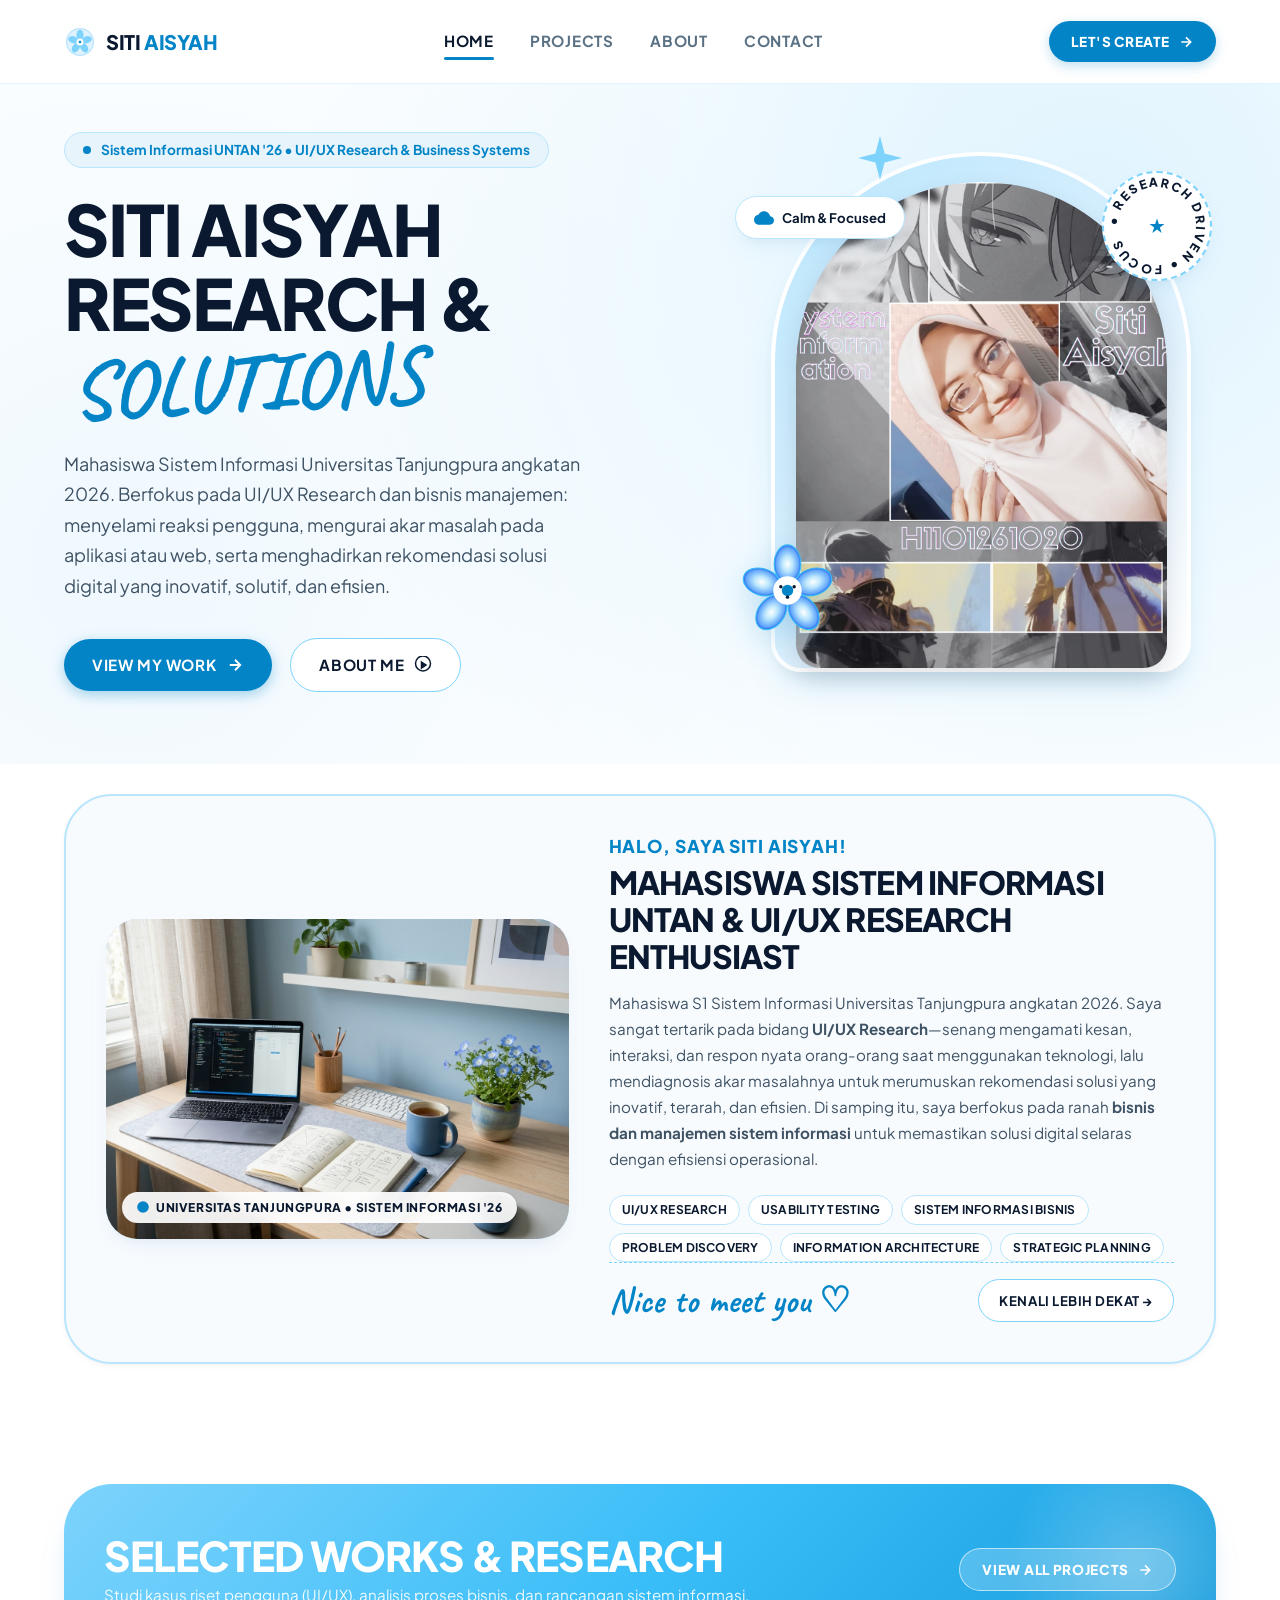
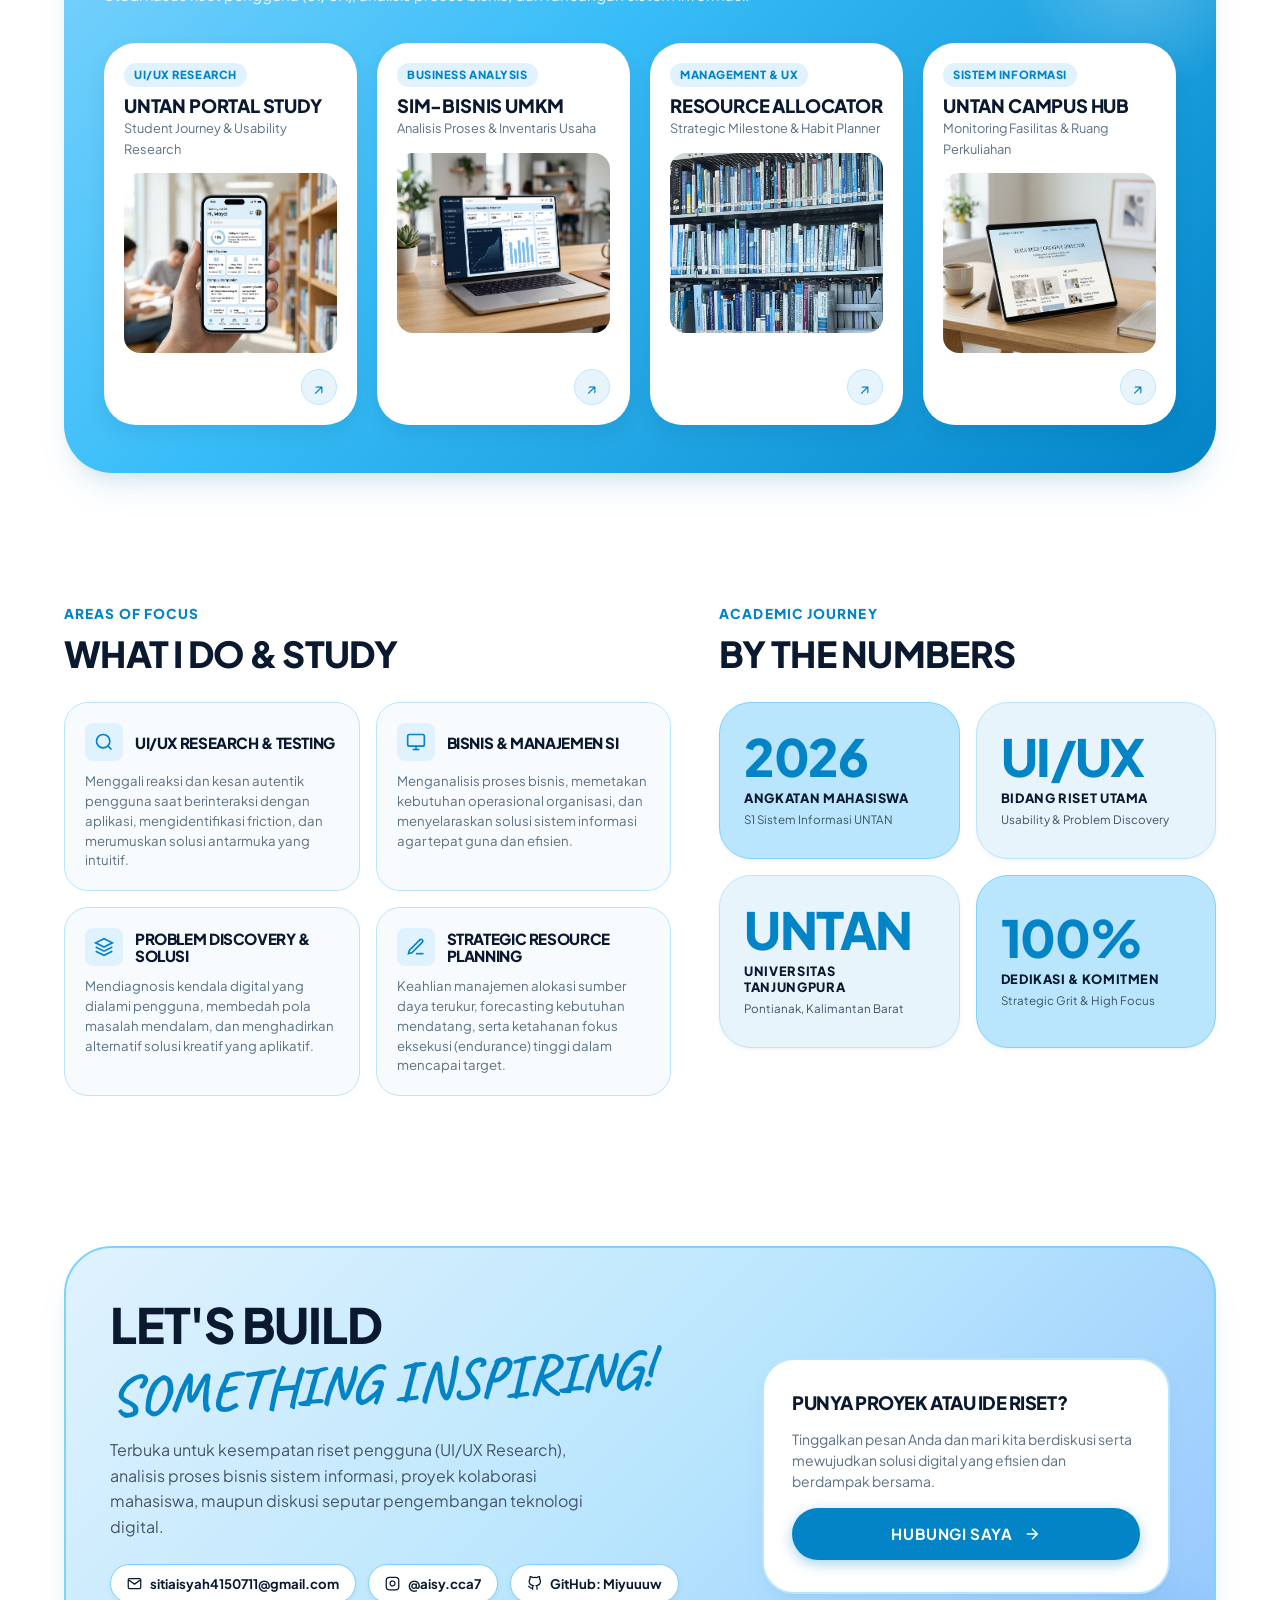
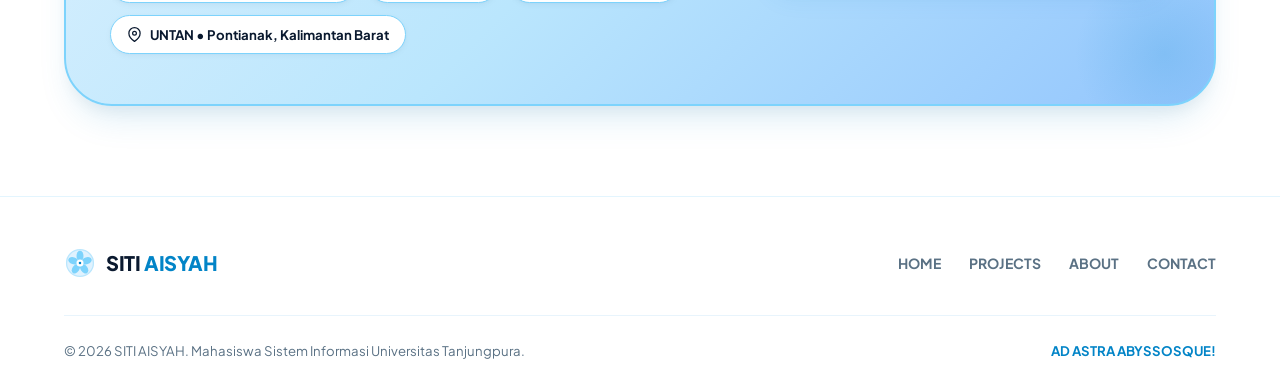
<file: index.html>
<!DOCTYPE html>
<html lang="id">

<head>
  <meta charset="UTF-8">
  <meta name="viewport" content="width=device-width, initial-scale=1.0">
  <title>SITI AISYAH | Portofolio Mahasiswa Sistem Informasi Universitas Tanjungpura</title>
  <meta name="description"
    content="Portofolio resmi SITI AISYAH - Mahasiswa S1 Sistem Informasi Universitas Tanjungpura (UNTAN) Angkatan 2026. Berfokus pada UI/UX Research, Sistem Informasi Bisnis & Manajemen, serta pemecahan masalah pengguna yang inovatif.">
  <link rel="stylesheet" href="css/style.css">
</head>

<body>

  <!-- Site Header & Sticky Navigation -->
  <header class="site-header">
    <div class="container header-container">
      <a href="index.html" class="brand-logo" aria-label="Beranda Portofolio">
        <svg class="logo-icon" viewBox="0 0 100 100">
          <circle cx="50" cy="50" r="42" fill="#E0F2FE" stroke="#BAE6FD" stroke-width="4" />
          <!-- Nemophila Petals -->
          <g transform="translate(50,50)">
            <ellipse cx="0" cy="-22" rx="11" ry="16" fill="#7DD3FC" />
            <ellipse cx="21" cy="-7" rx="11" ry="16" fill="#7DD3FC" transform="rotate(72 21 -7)" />
            <ellipse cx="13" cy="18" rx="11" ry="16" fill="#7DD3FC" transform="rotate(144 13 18)" />
            <ellipse cx="-13" cy="18" rx="11" ry="16" fill="#7DD3FC" transform="rotate(216 -13 18)" />
            <ellipse cx="-21" cy="-7" rx="11" ry="16" fill="#7DD3FC" transform="rotate(288 -21 -7)" />
            <circle cx="0" cy="0" r="11" fill="#FFFFFF" />
            <circle cx="0" cy="0" r="4" fill="#0284C7" />
          </g>
        </svg>
        <span>SITI <span class="highlight">AISYAH</span></span>
      </a>

      <!-- Navigation Links -->
      <nav class="nav-menu" id="navMenu">
        <a href="index.html" class="nav-link active">Home</a>
        <a href="projects.html" class="nav-link">Projects</a>
        <a href="about.html" class="nav-link">About</a>
        <a href="contact.html" class="nav-link">Contact</a>
      </nav>

      <!-- Header CTA -->
      <div class="header-cta">
        <a href="contact.html" class="btn-header-cta">
          <span>Let's Create</span>
          <svg width="16" height="16" viewBox="0 0 24 24" fill="none" stroke="currentColor" stroke-width="2.5">
            <path d="M5 12h14M12 5l7 7-7 7" />
          </svg>
        </a>
      </div>

      <!-- Mobile Hamburger Toggle -->
      <button class="mobile-toggle" aria-label="Buka Menu Navigasi" aria-expanded="false">
        <span></span>
        <span></span>
        <span></span>
      </button>
    </div>
  </header>

  <!-- Hero Section -->
  <main>
    <section class="hero-section">
      <div class="container">
        <div class="hero-grid">

          <!-- Hero Text Content -->
          <div class="hero-content">
            <div class="hero-status-pill">
              <span class="pulse-dot"></span>
              <span>Sistem Informasi UNTAN '26 • UI/UX Research &amp; Business Systems</span>
            </div>

            <h1 class="hero-title">
              SITI AISYAH <br>
              RESEARCH &amp; <span class="script-accent">Solutions</span>
            </h1>

            <p class="hero-description">
              Mahasiswa Sistem Informasi Universitas Tanjungpura angkatan 2026. Berfokus pada UI/UX Research dan bisnis
              manajemen: menyelami reaksi pengguna, mengurai akar masalah pada aplikasi atau web, serta menghadirkan
              rekomendasi solusi digital yang inovatif, solutif, dan efisien.
            </p>

            <div class="hero-actions">
              <a href="projects.html" class="btn-primary">
                <span>View My Work</span>
                <svg width="18" height="18" viewBox="0 0 24 24" fill="none" stroke="currentColor" stroke-width="2.5">
                  <path d="M5 12h14M12 5l7 7-7 7" />
                </svg>
              </a>

              <a href="about.html" class="btn-secondary">
                <span>About Me</span>
                <svg width="18" height="18" viewBox="0 0 24 24" fill="none" stroke="currentColor" stroke-width="2">
                  <circle cx="12" cy="10" r="10" />
                  <polygon points="10 8 16 12 10 16 10 8" fill="currentColor" />
                </svg>
              </a>
            </div>
          </div>

          <!-- Hero Visual: Profile Photo Frame & Nemophila Badges -->
          <div class="hero-visual-wrapper">
            <div class="hero-arch-container">
              <!-- Full Color Profile Image -->
              <img src="assets/images/profile.jpg" alt="Foto Profil Mahasiswa" class="hero-profile-img">

              <!-- Rotating Circular Badge -->
              <div class="floating-sticker sticker-rotating">
                <svg viewBox="0 0 100 100" width="100%" height="100%">
                  <path id="circlePath" d="M 50, 50 m -37, 0 a 37,37 0 1,1 74,0 a 37,37 0 1,1 -74,0"
                    fill="transparent" />
                  <text>
                    <textPath href="#circlePath">
                      • RESEARCH DRIVEN • FOCUS
                    </textPath>
                  </text>
                </svg>
                <div class="sticker-rotating-center">
                  <svg width="18" height="18" viewBox="0 0 24 24" fill="var(--color-calm-ocean)">
                    <path d="M12 2l2.4 7.4H22l-6.2 4.5 2.4 7.4-6.2-4.5-6.2 4.5 2.4-7.4L2 9.4h7.6z" />
                  </svg>
                </div>
              </div>

              <!-- Nemophila Flower Floating Badge -->
              <div class="floating-sticker sticker-nemophila-flower">
                <svg viewBox="0 0 100 100" width="100%" height="100%">
                  <defs>
                    <radialGradient id="heroFlowerGrad" cx="50%" cy="50%" r="50%">
                      <stop offset="0%" stop-color="#FFFFFF" />
                      <stop offset="40%" stop-color="#BAE6FD" />
                      <stop offset="85%" stop-color="#60A5FA" />
                      <stop offset="100%" stop-color="#2563EB" />
                    </radialGradient>
                  </defs>
                  <g transform="translate(50,50)">
                    <ellipse cx="0" cy="-28" rx="14" ry="20" fill="url(#heroFlowerGrad)" stroke="#38BDF8"
                      stroke-width="1.2" />
                    <ellipse cx="27" cy="-9" rx="14" ry="20" fill="url(#heroFlowerGrad)" stroke="#38BDF8"
                      stroke-width="1.2" transform="rotate(72 27 -9)" />
                    <ellipse cx="17" cy="23" rx="14" ry="20" fill="url(#heroFlowerGrad)" stroke="#38BDF8"
                      stroke-width="1.2" transform="rotate(144 17 23)" />
                    <ellipse cx="-17" cy="23" rx="14" ry="20" fill="url(#heroFlowerGrad)" stroke="#38BDF8"
                      stroke-width="1.2" transform="rotate(216 -17 23)" />
                    <ellipse cx="-27" cy="-9" rx="14" ry="20" fill="url(#heroFlowerGrad)" stroke="#38BDF8"
                      stroke-width="1.2" transform="rotate(288 -27 -9)" />
                    <circle cx="0" cy="0" r="15" fill="#FFFFFF" />
                    <circle cx="0" cy="0" r="6" fill="#0284C7" />
                    <circle cx="-7" cy="-4" r="1.8" fill="#0A192F" />
                    <circle cx="7" cy="-4" r="1.8" fill="#0A192F" />
                    <circle cx="0" cy="7" r="1.8" fill="#0A192F" />
                  </g>
                </svg>
              </div>

              <!-- Floating Cloud Badge -->
              <div class="floating-sticker sticker-cloud">
                <svg width="20" height="20" viewBox="0 0 24 24" fill="#0284C7">
                  <path
                    d="M19.35 10.04C18.67 6.59 15.64 4 12 4 9.11 4 6.6 5.64 5.35 8.04 2.34 8.36 0 10.91 0 14c0 3.31 2.69 6 6 6h13c2.76 0 5-2.24 5-5 0-2.64-2.05-4.78-4.65-4.96z" />
                </svg>
                <span>Calm &amp; Focused</span>
              </div>

              <!-- Starburst Accent -->
              <div class="floating-sticker sticker-starburst">
                <svg viewBox="0 0 24 24" fill="currentColor">
                  <path d="M12 0l2.5 9.5L24 12l-9.5 2.5L12 24l-2.5-9.5L0 12l9.5-2.5z" />
                </svg>
              </div>

            </div>
          </div>

        </div>
      </div>
    </section>

    <!-- Bio Card Section ("HI, I'M SITI AISYAH") -->
    <section class="bio-card-section">
      <div class="container">
        <div class="bio-card-wrapper">

          <!-- Workspace Setup Image -->
          <div class="bio-workspace-frame">
            <img src="assets/images/workspace.jpg" alt="Ruang Belajar &amp; Riset Siti Aisyah">
            <div class="bio-workspace-tag">
              <svg width="14" height="14" viewBox="0 0 24 24" fill="#0284C7">
                <circle cx="12" cy="12" r="10" />
              </svg>
              <span>Universitas Tanjungpura • Sistem Informasi '26</span>
            </div>
          </div>

          <!-- Bio Content -->
          <div class="bio-content-col">
            <h3 class="bio-eyebrow">HALO, SAYA SITI AISYAH!</h3>
            <h2 class="bio-headline">MAHASISWA SISTEM INFORMASI UNTAN &amp; UI/UX RESEARCH ENTHUSIAST</h2>

            <p class="bio-text">
              Mahasiswa S1 Sistem Informasi Universitas Tanjungpura angkatan 2026. Saya sangat tertarik pada bidang
              <strong>UI/UX Research</strong>—senang mengamati kesan, interaksi, dan respon nyata orang-orang saat
              menggunakan teknologi, lalu mendiagnosis akar masalahnya untuk merumuskan rekomendasi solusi yang
              inovatif, terarah, dan efisien. Di samping itu, saya berfokus pada ranah <strong>bisnis dan manajemen
                sistem informasi</strong> untuk memastikan solusi digital selaras dengan efisiensi operasional.
            </p>

            <div class="bio-skills-pills">
              <span class="bio-skill-tag">UI/UX Research</span>
              <span class="bio-skill-tag">Usability Testing</span>
              <span class="bio-skill-tag">Sistem Informasi Bisnis</span>
              <span class="bio-skill-tag">Problem Discovery</span>
              <span class="bio-skill-tag">Information Architecture</span>
              <span class="bio-skill-tag">Strategic Planning</span>
            </div>

            <div class="bio-signature-row">
              <div class="bio-signature">Nice to meet you ♡</div>
              <a href="about.html" class="btn-secondary" style="padding: 10px 20px; font-size: 0.825rem;">
                <span>Kenali Lebih Dekat →</span>
              </a>
            </div>
          </div>

        </div>
      </div>
    </section>

    <!-- Selected Works Showcase Section -->
    <section class="showcase-section">
      <div class="container">
        <div class="showcase-banner-card">

          <!-- Section Header -->
          <div class="showcase-header">
            <div>
              <h2>SELECTED WORKS &amp; RESEARCH</h2>
              <p style="color: rgba(255, 255, 255, 0.9); font-size: 0.95rem; margin-top: 4px;">
                Studi kasus riset pengguna (UI/UX), analisis proses bisnis, dan rancangan sistem informasi.
              </p>
            </div>
            <a href="projects.html" class="btn-showcase-viewall">
              <span>View All Projects</span>
              <svg width="16" height="16" viewBox="0 0 24 24" fill="none" stroke="currentColor" stroke-width="2.5">
                <path d="M5 12h14M12 5l7 7-7 7" />
              </svg>
            </a>
          </div>

          <!-- 4 Project Showcase Cards -->
          <div class="showcase-cards-grid">

            <!-- Card 1: Mobile UI/UX Research -->
            <div class="project-showcase-card" data-project-id="campus-habit">
              <span class="project-card-badge">UI/UX RESEARCH</span>
              <h3 class="project-card-title">UNTAN PORTAL STUDY</h3>
              <p class="project-card-subtitle">Student Journey &amp; Usability Research</p>
              <div class="project-card-media">
                <img src="assets/images/project-mobile.jpg" alt="Studi Usability Aplikasi Mobile">
              </div>
              <div class="project-card-action">
                <span class="project-action-circle" aria-label="Lihat detail">↗</span>
              </div>
            </div>

            <!-- Card 2: Web System Dashboard -->
            <div class="project-showcase-card" data-project-id="campus-hub">
              <span class="project-card-badge">BUSINESS ANALYSIS</span>
              <h3 class="project-card-title">SIM-BISNIS UMKM</h3>
              <p class="project-card-subtitle">Analisis Proses &amp; Inventaris Usaha</p>
              <div class="project-card-media">
                <img src="assets/images/project-system.jpg" alt="Web System Dashboard">
              </div>
              <div class="project-card-action">
                <span class="project-action-circle" aria-label="Lihat detail">↗</span>
              </div>
            </div>

            <!-- Card 3: Strategic Resource & Habit Planner -->
            <div class="project-showcase-card" data-project-id="nemo-botanics">
              <span class="project-card-badge">MANAGEMENT &amp; UX</span>
              <h3 class="project-card-title">RESOURCE ALLOCATOR</h3>
              <p class="project-card-subtitle">Strategic Milestone &amp; Habit Planner</p>
              <div class="project-card-media">
                <img src="assets/images/project-brand.jpg" alt="Strategic Planning UI">
              </div>
              <div class="project-card-action">
                <span class="project-action-circle" aria-label="Lihat detail">↗</span>
              </div>
            </div>

            <!-- Card 4: Web Editorial & Research Hub -->
            <div class="project-showcase-card" data-project-id="aurora-creative">
              <span class="project-card-badge">SISTEM INFORMASI</span>
              <h3 class="project-card-title">UNTAN CAMPUS HUB</h3>
              <p class="project-card-subtitle">Monitoring Fasilitas &amp; Ruang Perkuliahan</p>
              <div class="project-card-media">
                <img src="assets/images/project-web.jpg" alt="Campus Hub Dashboard">
              </div>
              <div class="project-card-action">
                <span class="project-action-circle" aria-label="Lihat detail">↗</span>
              </div>
            </div>

          </div>

        </div>
      </div>
    </section>

    <!-- Student Competencies & Academic Milestones -->
    <section class="competencies-section">
      <div class="container">
        <div class="competencies-layout">

          <!-- Left: Skills / Competencies -->
          <div>
            <div class="section-eyebrow">AREAS OF FOCUS</div>
            <h2 class="section-heading">WHAT I DO &amp; STUDY</h2>

            <div class="skills-cards-grid">

              <div class="skill-service-item">
                <div class="skill-item-header">
                  <div class="skill-item-icon">
                    <svg width="20" height="20" viewBox="0 0 24 24" fill="none" stroke="currentColor" stroke-width="2">
                      <circle cx="11" cy="11" r="8" />
                      <line x1="21" y1="21" x2="16.65" y2="16.65" />
                    </svg>
                  </div>
                  <h4>UI/UX Research &amp; Testing</h4>
                </div>
                <p>Menggali reaksi dan kesan autentik pengguna saat berinteraksi dengan aplikasi, mengidentifikasi
                  friction, dan merumuskan solusi antarmuka yang intuitif.</p>
              </div>

              <div class="skill-service-item">
                <div class="skill-item-header">
                  <div class="skill-item-icon">
                    <svg width="20" height="20" viewBox="0 0 24 24" fill="none" stroke="currentColor" stroke-width="2">
                      <rect x="2" y="3" width="20" height="14" rx="2" ry="2" />
                      <line x1="8" y1="21" x2="16" y2="21" />
                      <line x1="12" y1="17" x2="12" y2="21" />
                    </svg>
                  </div>
                  <h4>Bisnis &amp; Manajemen SI</h4>
                </div>
                <p>Menganalisis proses bisnis, memetakan kebutuhan operasional organisasi, dan menyelaraskan solusi
                  sistem informasi agar tepat guna dan efisien.</p>
              </div>

              <div class="skill-service-item">
                <div class="skill-item-header">
                  <div class="skill-item-icon">
                    <svg width="20" height="20" viewBox="0 0 24 24" fill="none" stroke="currentColor" stroke-width="2">
                      <polygon points="12 2 2 7 12 12 22 7 12 2" />
                      <polyline points="2 17 12 22 22 17" />
                      <polyline points="2 12 12 17 22 12" />
                    </svg>
                  </div>
                  <h4>Problem Discovery &amp; Solusi</h4>
                </div>
                <p>Mendiagnosis kendala digital yang dialami pengguna, membedah pola masalah mendalam, dan menghadirkan
                  alternatif solusi kreatif yang aplikatif.</p>
              </div>

              <div class="skill-service-item">
                <div class="skill-item-header">
                  <div class="skill-item-icon">
                    <svg width="20" height="20" viewBox="0 0 24 24" fill="none" stroke="currentColor" stroke-width="2">
                      <path d="M12 20h9" />
                      <path d="M16.5 3.5a2.121 2.121 0 0 1 3 3L7 19l-4 1 1-4L16.5 3.5z" />
                    </svg>
                  </div>
                  <h4>Strategic Resource Planning</h4>
                </div>
                <p>Keahlian manajemen alokasi sumber daya terukur, forecasting kebutuhan mendatang, serta ketahanan
                  fokus eksekusi (endurance) tinggi dalam mencapai target.</p>
              </div>

            </div>
          </div>

          <!-- Right: Academic Milestones By Numbers -->
          <div>
            <div class="section-eyebrow">ACADEMIC JOURNEY</div>
            <h2 class="section-heading">BY THE NUMBERS</h2>

            <div class="stats-cards-grid">

              <div class="stat-item-box bg-powder">
                <span class="stat-number">2026</span>
                <span class="stat-label">Angkatan Mahasiswa</span>
                <span class="stat-subtext">S1 Sistem Informasi UNTAN</span>
              </div>

              <div class="stat-item-box bg-ocean-tint">
                <span class="stat-number">UI/UX</span>
                <span class="stat-label">Bidang Riset Utama</span>
                <span class="stat-subtext">Usability &amp; Problem Discovery</span>
              </div>

              <div class="stat-item-box bg-ocean-tint">
                <span class="stat-number">UNTAN</span>
                <span class="stat-label">Universitas Tanjungpura</span>
                <span class="stat-subtext">Pontianak, Kalimantan Barat</span>
              </div>

              <div class="stat-item-box bg-powder">
                <span class="stat-number">100%</span>
                <span class="stat-label">Dedikasi &amp; Komitmen</span>
                <span class="stat-subtext">Strategic Grit &amp; High Focus</span>
              </div>

            </div>
          </div>

        </div>
      </div>
    </section>

    <!-- Call to Action Banner -->
    <section class="cta-banner-section">
      <div class="container">
        <div class="cta-banner-wrapper">

          <div class="cta-content">
            <h2>
              LET'S BUILD <br>
              <span class="script-accent">Something Inspiring!</span>
            </h2>

            <p style="color: var(--color-midnight-muted); margin-bottom: 24px; max-width: 480px; font-size: 1rem;">
              Terbuka untuk kesempatan riset pengguna (UI/UX Research), analisis proses bisnis sistem informasi, proyek
              kolaborasi mahasiswa, maupun diskusi seputar pengembangan teknologi digital.
            </p>

            <div class="cta-quick-contacts">
              <a href="mailto:sitiaisyah4150711@gmail.com" class="contact-pill-item"
                data-copy="sitiaisyah4150711@gmail.com" title="Klik untuk kirim email / salin">
                <svg width="15" height="15" viewBox="0 0 24 24" fill="none" stroke="currentColor" stroke-width="2">
                  <path d="M4 4h16c1.1 0 2 .9 2 2v12c0 1.1-.9 2-2 2H4c-1.1 0-2-.9-2-2V6c0-1.1.9-2 2-2z" />
                  <polyline points="22,6 12,13 2,6" />
                </svg>
                <span>sitiaisyah4150711@gmail.com</span>
              </a>

              <a href="https://instagram.com/aisy.cca7" target="_blank" rel="noreferrer" class="contact-pill-item"
                title="Buka Instagram @aisy.cca7">
                <svg width="15" height="15" viewBox="0 0 24 24" fill="none" stroke="currentColor" stroke-width="2">
                  <rect x="2" y="2" width="20" height="20" rx="5" ry="5" />
                  <path d="M16 11.37A4 4 0 1 1 12.63 8 4 4 0 0 1 16 11.37z" />
                  <line x1="17.5" y1="6.5" x2="17.51" y2="6.5" />
                </svg>
                <span>@aisy.cca7</span>
              </a>

              <a href="https://github.com/Miyuuuw" target="_blank" rel="noreferrer" class="contact-pill-item"
                title="Buka GitHub Miyuuuw">
                <svg width="15" height="15" viewBox="0 0 24 24" fill="none" stroke="currentColor" stroke-width="2">
                  <path
                    d="M9 19c-5 1.5-5-2.5-7-3m14 6v-3.87a3.37 3.37 0 0 0-.94-2.61c3.14-.35 6.44-1.54 6.44-7A5.44 5.44 0 0 0 20 4.77 5.07 5.07 0 0 0 19.91 1S18.73.65 16 2.48a13.38 13.38 0 0 0-7 0C6.27.65 5.09 1 5.09 1A5.07 5.07 0 0 0 5 4.77a5.44 5.44 0 0 0-1.5 3.78c0 5.42 3.3 6.61 6.44 7A3.37 3.37 0 0 0 9 18.13V22" />
                </svg>
                <span>GitHub: Miyuuuw</span>
              </a>

              <span class="contact-pill-item">
                <svg width="15" height="15" viewBox="0 0 24 24" fill="none" stroke="currentColor" stroke-width="2">
                  <path d="M21 10c0 7-9 13-9 13s-9-6-9-13a9 9 0 0 1 18 0z" />
                  <circle cx="12" cy="10" r="3" />
                </svg>
                <span>UNTAN • Pontianak, Kalimantan Barat</span>
              </span>
            </div>
          </div>

          <!-- Right Action Box -->
          <div class="cta-action-box">
            <h4>PUNYA PROYEK ATAU IDE RISET?</h4>
            <p>
              Tinggalkan pesan Anda dan mari kita berdiskusi serta mewujudkan solusi digital yang efisien dan berdampak
              bersama.
            </p>
            <a href="contact.html" class="btn-primary" style="width: 100%;">
              <span>Hubungi Saya</span>
              <svg width="18" height="18" viewBox="0 0 24 24" fill="none" stroke="currentColor" stroke-width="2">
                <path d="M5 12h14M12 5l7 7-7 7" />
              </svg>
            </a>
          </div>

        </div>
      </div>
    </section>
  </main>

  <!-- Site Footer -->
  <footer class="site-footer">
    <div class="container">
      <div class="footer-top">
        <a href="index.html" class="brand-logo">
          <svg class="logo-icon" viewBox="0 0 100 100" width="28" height="28">
            <circle cx="50" cy="50" r="42" fill="#E0F2FE" stroke="#BAE6FD" stroke-width="4" />
            <g transform="translate(50,50)">
              <ellipse cx="0" cy="-22" rx="11" ry="16" fill="#7DD3FC" />
              <ellipse cx="21" cy="-7" rx="11" ry="16" fill="#7DD3FC" transform="rotate(72 21 -7)" />
              <ellipse cx="13" cy="18" rx="11" ry="16" fill="#7DD3FC" transform="rotate(144 13 18)" />
              <ellipse cx="-13" cy="18" rx="11" ry="16" fill="#7DD3FC" transform="rotate(216 -13 18)" />
              <ellipse cx="-21" cy="-7" rx="11" ry="16" fill="#7DD3FC" transform="rotate(288 -21 -7)" />
              <circle cx="0" cy="0" r="11" fill="#FFFFFF" />
              <circle cx="0" cy="0" r="4" fill="#0284C7" />
            </g>
          </svg>
          <span>SITI <span class="highlight">AISYAH</span></span>
        </a>

        <div class="footer-nav">
          <a href="index.html" class="footer-link">Home</a>
          <a href="projects.html" class="footer-link">Projects</a>
          <a href="about.html" class="footer-link">About</a>
          <a href="contact.html" class="footer-link">Contact</a>
        </div>
      </div>

      <div class="footer-bottom">
        <p>© 2026 SITI AISYAH. Mahasiswa Sistem Informasi Universitas Tanjungpura.</p>
        <span class="footer-nemophila-badge">
          <span>AD ASTRA ABYSSOSQUE!</span>
        </span>
      </div>
    </div>
  </footer>

  <!-- Modal Component for Project Quick View -->
  <div class="project-modal" id="projectModal" role="dialog" aria-modal="true" aria-labelledby="modalTitle">
    <div class="modal-content-card">
      <button class="modal-close-btn" aria-label="Tutup Detail Proyek">✕</button>
      <img src="assets/images/project-mobile.jpg" alt="Preview Proyek" class="modal-hero-img">
      <div class="modal-body">
        <span class="modal-badge">UI/UX RESEARCH</span>
        <h2 id="modalTitle" class="modal-title">STUDI KASUS PROYEK</h2>
        <p class="modal-desc">Eksplorasi analisis kebutuhan sistem dan riset pengalaman pengguna oleh Siti Aisyah.</p>

        <div class="modal-details-grid">
          <div class="modal-detail-item">
            <h5>Peran / Role</h5>
            <p class="modal-role">UI/UX Researcher &amp; Systems Analyst</p>
          </div>
          <div class="modal-detail-item">
            <h5>Tools &amp; Stack</h5>
            <p class="modal-tech">Canva, Draw.io, BPMN &amp; ERD</p>
          </div>
          <div class="modal-detail-item">
            <h5>Institusi / Konteks</h5>
            <p class="modal-semester">S1 Sistem Informasi UNTAN '26</p>
          </div>
        </div>

        <div style="display: flex; gap: 12px; flex-wrap: wrap;">
          <a href="contact.html" class="btn-primary" style="padding: 10px 20px; font-size: 0.85rem;">
            <span>Diskusikan Proyek Ini</span>
          </a>
          <a href="projects.html" class="btn-secondary" style="padding: 10px 20px; font-size: 0.85rem;">
            <span>Lihat Semua Proyek</span>
          </a>
        </div>
      </div>
    </div>
  </div>

  <script src="js/main.js"></script>
</body>

</html>
</file>
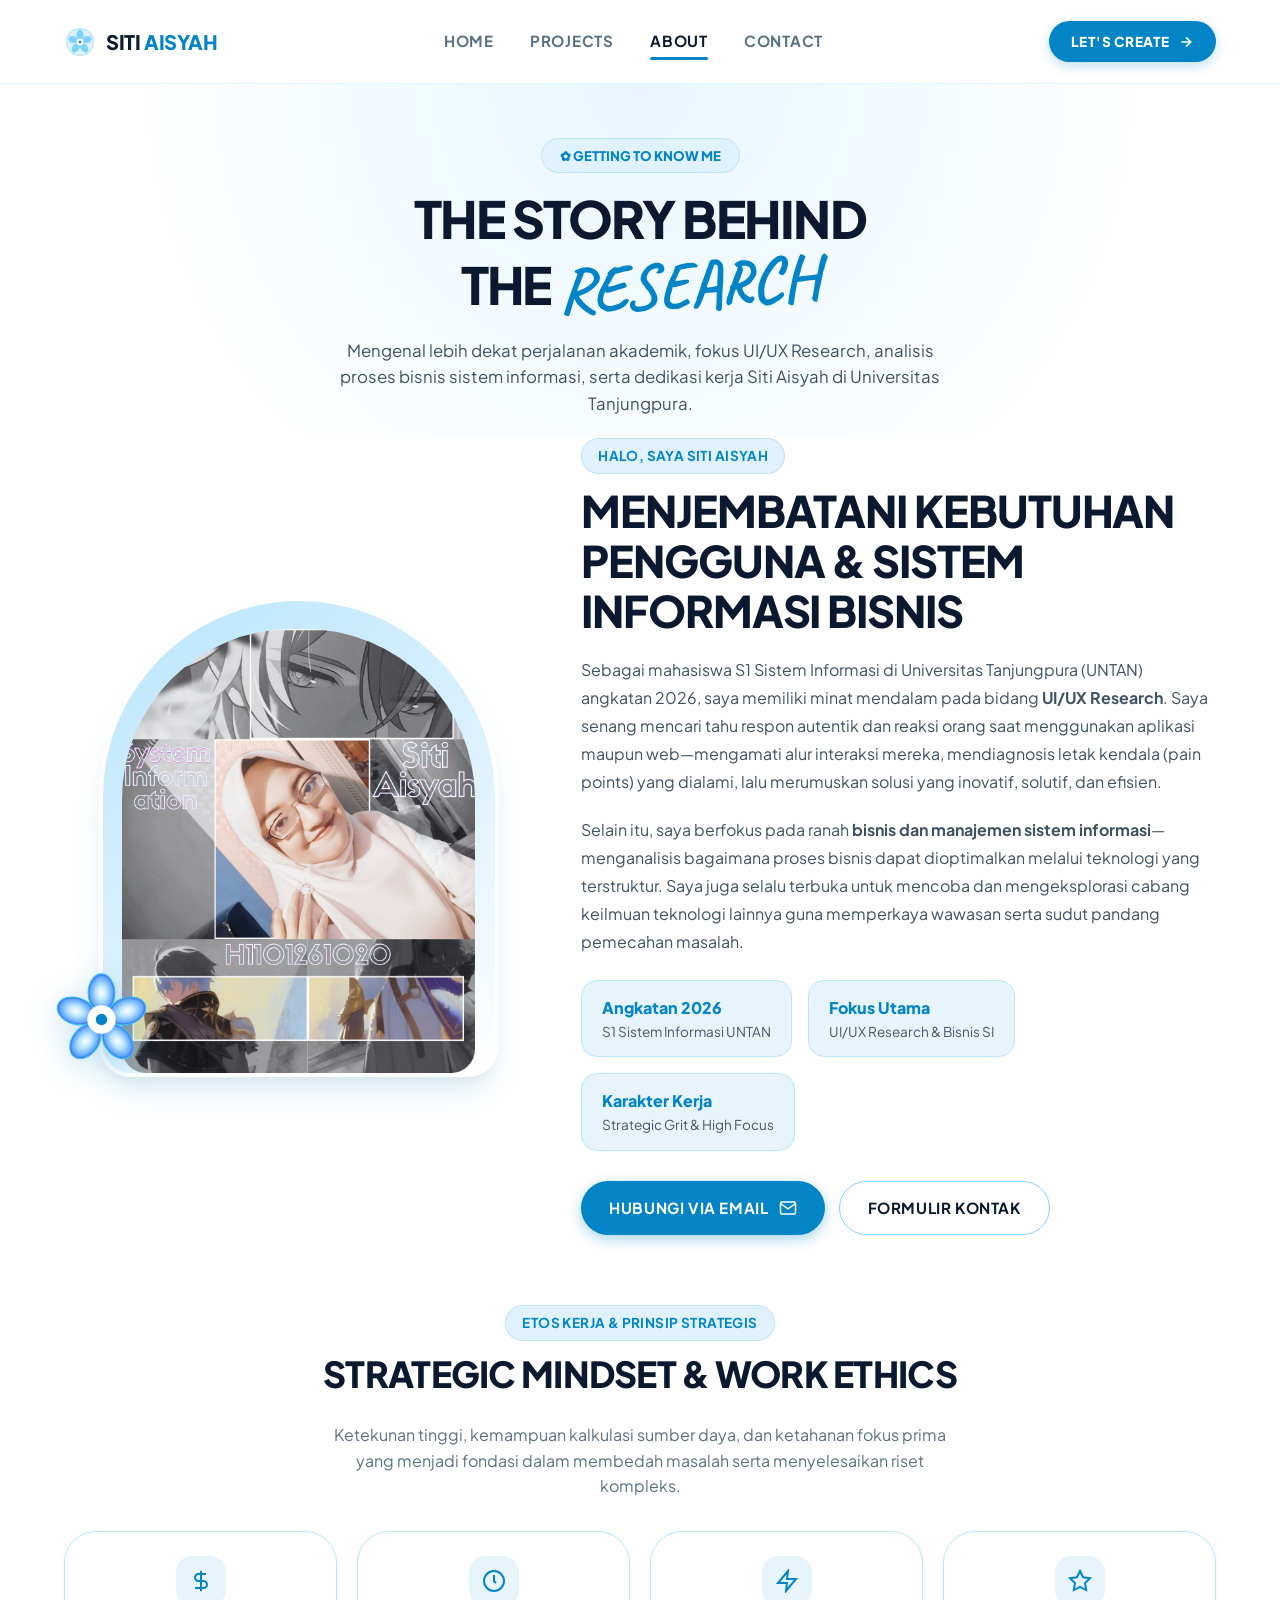
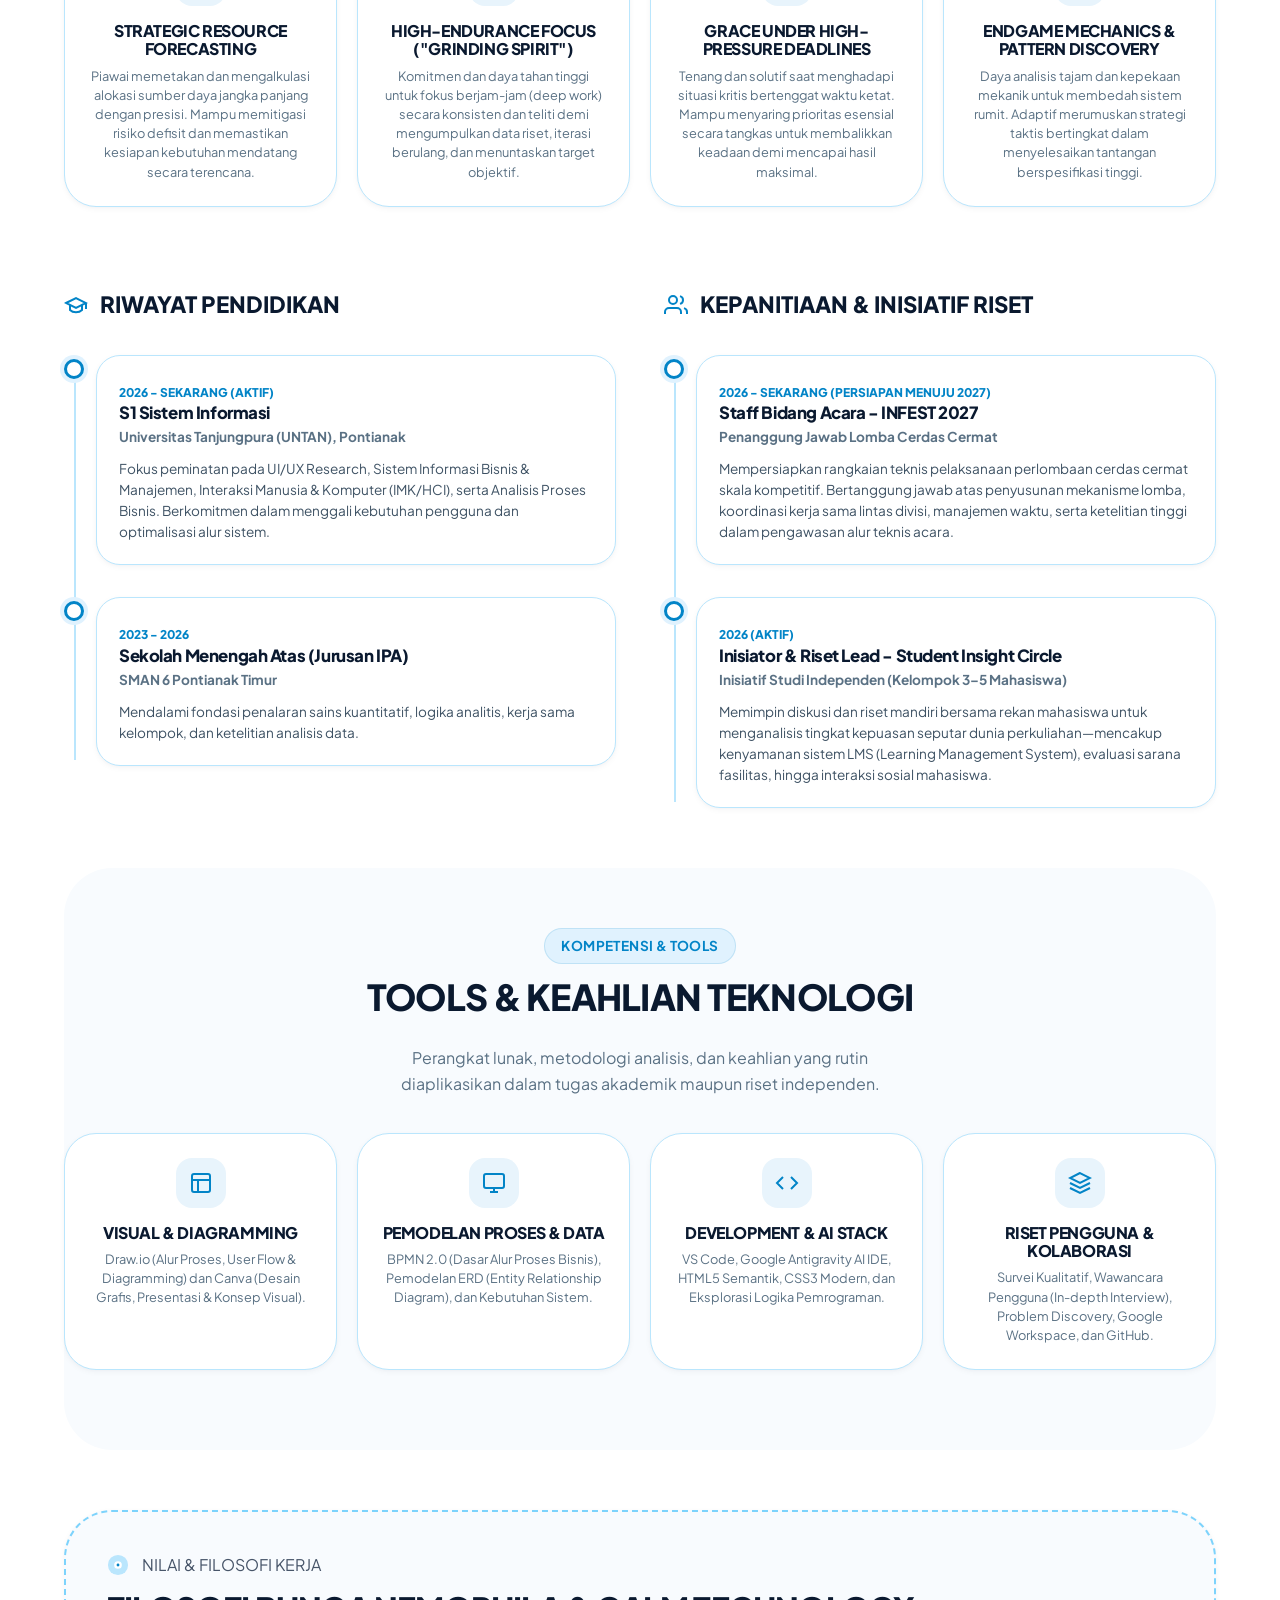
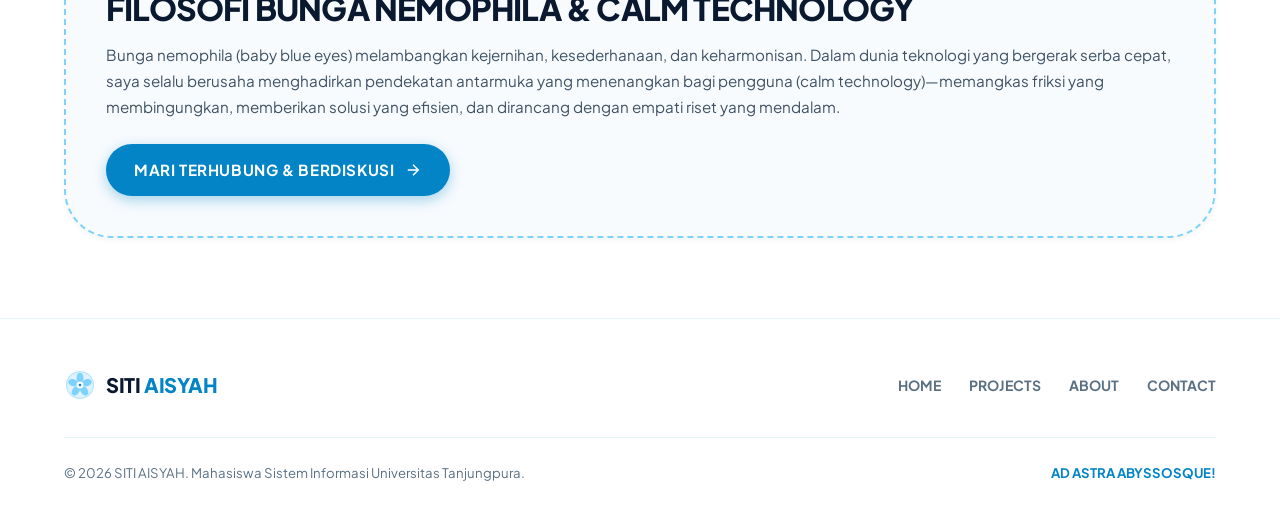
<file: about.html>
<!DOCTYPE html>
<html lang="id">

<head>
  <meta charset="UTF-8">
  <meta name="viewport" content="width=device-width, initial-scale=1.0">
  <title>About Me | SITI AISYAH - Mahasiswa Sistem Informasi UNTAN</title>
  <meta name="description"
    content="Mengenal lebih dekat Siti Aisyah, mahasiswa S1 Sistem Informasi Universitas Tanjungpura (UNTAN) angkatan 2026. Berfokus pada UI/UX Research, analisis proses bisnis, dan strategi pemecahan masalah.">
  <link rel="stylesheet" href="css/style.css">
</head>

<body>

  <!-- Site Header -->
  <header class="site-header">
    <div class="container header-container">
      <a href="index.html" class="brand-logo" aria-label="Beranda Portofolio">
        <svg class="logo-icon" viewBox="0 0 100 100">
          <circle cx="50" cy="50" r="42" fill="#E0F2FE" stroke="#BAE6FD" stroke-width="4" />
          <g transform="translate(50,50)">
            <ellipse cx="0" cy="-22" rx="11" ry="16" fill="#7DD3FC" />
            <ellipse cx="21" cy="-7" rx="11" ry="16" fill="#7DD3FC" transform="rotate(72 21 -7)" />
            <ellipse cx="13" cy="18" rx="11" ry="16" fill="#7DD3FC" transform="rotate(144 13 18)" />
            <ellipse cx="-13" cy="18" rx="11" ry="16" fill="#7DD3FC" transform="rotate(216 -13 18)" />
            <ellipse cx="-21" cy="-7" rx="11" ry="16" fill="#7DD3FC" transform="rotate(288 -21 -7)" />
            <circle cx="0" cy="0" r="11" fill="#FFFFFF" />
            <circle cx="0" cy="0" r="4" fill="#0284C7" />
          </g>
        </svg>
        <span>SITI <span class="highlight">AISYAH</span></span>
      </a>

      <nav class="nav-menu" id="navMenu">
        <a href="index.html" class="nav-link">Home</a>
        <a href="projects.html" class="nav-link">Projects</a>
        <a href="about.html" class="nav-link active">About</a>
        <a href="contact.html" class="nav-link">Contact</a>
      </nav>

      <div class="header-cta">
        <a href="contact.html" class="btn-header-cta">
          <span>Let's Create</span>
          <svg width="16" height="16" viewBox="0 0 24 24" fill="none" stroke="currentColor" stroke-width="2.5">
            <path d="M5 12h14M12 5l7 7-7 7" />
          </svg>
        </a>
      </div>

      <button class="mobile-toggle" aria-label="Buka Menu Navigasi" aria-expanded="false">
        <span></span>
        <span></span>
        <span></span>
      </button>
    </div>
  </header>

  <!-- Page Header & Bio Hero -->
  <main>
    <section class="page-header-section" style="padding-bottom: 20px;">
      <div class="container">
        <div class="page-header-pill">
          <span>✿ Getting to Know Me</span>
        </div>
        <h1 class="page-header-title">
          THE STORY BEHIND <br>
          THE <span class="script-accent">Research</span>
        </h1>
        <p class="page-header-subtitle">
          Mengenal lebih dekat perjalanan akademik, fokus UI/UX Research, analisis proses bisnis sistem informasi, serta dedikasi kerja Siti Aisyah di Universitas Tanjungpura.
        </p>
      </div>
    </section>

    <!-- About Main Bio Grid (Profile Photo + Story) -->
    <section class="container">
      <div class="about-hero-grid">

        <!-- Colorful Profile Photo Frame -->
        <div class="hero-visual-wrapper">
          <div class="about-photo-arch">
            <img src="assets/images/profile.jpg" alt="Foto Profil Siti Aisyah">
          </div>
          <!-- Nemophila Accent Floating -->
          <div class="floating-sticker sticker-nemophila-flower" style="bottom: 10px; left: -10px;">
            <svg viewBox="0 0 100 100" width="100%" height="100%">
              <defs>
                <radialGradient id="aboutFlowerGrad" cx="50%" cy="50%" r="50%">
                  <stop offset="0%" stop-color="#FFFFFF" />
                  <stop offset="40%" stop-color="#BAE6FD" />
                  <stop offset="85%" stop-color="#60A5FA" />
                  <stop offset="100%" stop-color="#2563EB" />
                </radialGradient>
              </defs>
              <g transform="translate(50,50)">
                <ellipse cx="0" cy="-28" rx="14" ry="20" fill="url(#aboutFlowerGrad)" stroke="#38BDF8"
                  stroke-width="1.2" />
                <ellipse cx="27" cy="-9" rx="14" ry="20" fill="url(#aboutFlowerGrad)" stroke="#38BDF8"
                  stroke-width="1.2" transform="rotate(72 27 -9)" />
                <ellipse cx="17" cy="23" rx="14" ry="20" fill="url(#aboutFlowerGrad)" stroke="#38BDF8"
                  stroke-width="1.2" transform="rotate(144 17 23)" />
                <ellipse cx="-17" cy="23" rx="14" ry="20" fill="url(#aboutFlowerGrad)" stroke="#38BDF8"
                  stroke-width="1.2" transform="rotate(216 -17 23)" />
                <ellipse cx="-27" cy="-9" rx="14" ry="20" fill="url(#aboutFlowerGrad)" stroke="#38BDF8"
                  stroke-width="1.2" transform="rotate(288 -27 -9)" />
                <circle cx="0" cy="0" r="15" fill="#FFFFFF" />
                <circle cx="0" cy="0" r="6" fill="#0284C7" />
              </g>
            </svg>
          </div>
        </div>

        <!-- Bio Narrative Text -->
        <div class="about-bio-text">
          <span class="pill-badge" style="margin-bottom: 12px;">HALO, SAYA SITI AISYAH</span>
          <h2>MENJEMBATANI KEBUTUHAN PENGGUNA &amp; SISTEM INFORMASI BISNIS</h2>

          <p>
            Sebagai mahasiswa S1 Sistem Informasi di Universitas Tanjungpura (UNTAN) angkatan 2026, saya memiliki minat mendalam pada bidang <strong>UI/UX Research</strong>. Saya senang mencari tahu respon autentik dan reaksi orang saat menggunakan aplikasi maupun web—mengamati alur interaksi mereka, mendiagnosis letak kendala (pain points) yang dialami, lalu merumuskan solusi yang inovatif, solutif, dan efisien.
          </p>

          <p>
            Selain itu, saya berfokus pada ranah <strong>bisnis dan manajemen sistem informasi</strong>—menganalisis bagaimana proses bisnis dapat dioptimalkan melalui teknologi yang terstruktur. Saya juga selalu terbuka untuk mencoba dan mengeksplorasi cabang keilmuan teknologi lainnya guna memperkaya wawasan serta sudut pandang pemecahan masalah.
          </p>

          <div class="about-highlights-row">
            <div class="about-highlight-box">
              <strong>Angkatan 2026</strong>
              <span>S1 Sistem Informasi UNTAN</span>
            </div>
            <div class="about-highlight-box">
              <strong>Fokus Utama</strong>
              <span>UI/UX Research &amp; Bisnis SI</span>
            </div>
            <div class="about-highlight-box">
              <strong>Karakter Kerja</strong>
              <span>Strategic Grit &amp; High Focus</span>
            </div>
          </div>

          <div style="margin-top: 30px; display: flex; gap: 14px; flex-wrap: wrap;">
            <a href="mailto:sitiaisyah4150711@gmail.com" class="btn-primary">
              <span>Hubungi via Email</span>
              <svg width="18" height="18" viewBox="0 0 24 24" fill="none" stroke="currentColor" stroke-width="2">
                <path d="M4 4h16c1.1 0 2 .9 2 2v12c0 1.1-.9 2-2 2H4c-1.1 0-2-.9-2-2V6c0-1.1.9-2 2-2z" />
                <polyline points="22,6 12,13 2,6" />
              </svg>
            </a>
            <a href="contact.html" class="btn-secondary">
              <span>Formulir Kontak</span>
            </a>
          </div>
        </div>

      </div>
    </section>

    <!-- Strategic Mindset & Core Work Ethics (The Professional Competencies Section) -->
    <section class="container" style="margin-top: 60px; margin-bottom: 20px;">
      <div style="text-align: center; margin-bottom: 32px;">
        <span class="pill-badge">ETOS KERJA &amp; PRINSIP STRATEGIS</span>
        <h2 class="section-heading" style="margin-top: 12px;">STRATEGIC MINDSET &amp; WORK ETHICS</h2>
        <p style="max-width: 620px; margin: 0 auto; color: var(--color-dusty-denim);">
          Ketekunan tinggi, kemampuan kalkulasi sumber daya, dan ketahanan fokus prima yang menjadi fondasi dalam membedah masalah serta menyelesaikan riset kompleks.
        </p>
      </div>

      <div class="toolbox-grid" style="margin-top: 24px;">
        <div class="toolbox-card">
          <div class="toolbox-icon">
            <svg width="24" height="24" viewBox="0 0 24 24" fill="none" stroke="currentColor" stroke-width="2">
              <path d="M12 2v20M17 5H9.5a3.5 3.5 0 0 0 0 7h5a3.5 3.5 0 0 1 0 7H6" />
            </svg>
          </div>
          <h4>Strategic Resource Forecasting</h4>
          <p>Piawai memetakan dan mengalkulasi alokasi sumber daya jangka panjang dengan presisi. Mampu memitigasi risiko defisit dan memastikan kesiapan kebutuhan mendatang secara terencana.</p>
        </div>

        <div class="toolbox-card">
          <div class="toolbox-icon">
            <svg width="24" height="24" viewBox="0 0 24 24" fill="none" stroke="currentColor" stroke-width="2">
              <circle cx="12" cy="12" r="10" />
              <polyline points="12 6 12 12 14 14" />
            </svg>
          </div>
          <h4>High-Endurance Focus ("Grinding Spirit")</h4>
          <p>Komitmen dan daya tahan tinggi untuk fokus berjam-jam (deep work) secara konsisten dan teliti demi mengumpulkan data riset, iterasi berulang, dan menuntaskan target objektif.</p>
        </div>

        <div class="toolbox-card">
          <div class="toolbox-icon">
            <svg width="24" height="24" viewBox="0 0 24 24" fill="none" stroke="currentColor" stroke-width="2">
              <polygon points="13 2 3 14 12 14 11 22 21 10 12 10 13 2" />
            </svg>
          </div>
          <h4>Grace Under High-Pressure Deadlines</h4>
          <p>Tenang dan solutif saat menghadapi situasi kritis bertenggat waktu ketat. Mampu menyaring prioritas esensial secara tangkas untuk membalikkan keadaan demi mencapai hasil maksimal.</p>
        </div>

        <div class="toolbox-card">
          <div class="toolbox-icon">
            <svg width="24" height="24" viewBox="0 0 24 24" fill="none" stroke="currentColor" stroke-width="2">
              <polygon points="12 2 15.09 8.26 22 9.27 17 14.14 18.18 21.02 12 17.77 5.82 21.02 7 14.14 2 9.27 8.91 8.26 12 2" />
            </svg>
          </div>
          <h4>Endgame Mechanics &amp; Pattern Discovery</h4>
          <p>Daya analisis tajam dan kepekaan mekanik untuk membedah sistem rumit. Adaptif merumuskan strategi taktis bertingkat dalam menyelesaikan tantangan berspesifikasi tinggi.</p>
        </div>
      </div>
    </section>

    <!-- Experience & Education Timelines (Realistic Student Level) -->
    <section class="experience-timeline-section">
      <div class="container">

        <div class="timeline-two-col">

          <!-- Column 1: Pendidikan & Studi -->
          <div>
            <div class="timeline-column-title">
              <svg width="24" height="24" viewBox="0 0 24 24" fill="none" stroke="currentColor" stroke-width="2"
                color="var(--color-calm-ocean)">
                <path d="M22 10v6M2 10l10-5 10 5-10 5z" />
                <path d="M6 12v5c3 3 9 3 12 0v-5" />
              </svg>
              <span>Riwayat Pendidikan</span>
            </div>

            <div class="timeline-list">

              <div class="timeline-item">
                <div class="timeline-dot"></div>
                <div class="timeline-item-card">
                  <span class="timeline-item-period">2026 - SEKARANG (AKTIF)</span>
                  <h4 class="timeline-item-title">S1 Sistem Informasi</h4>
                  <div class="timeline-item-org">Universitas Tanjungpura (UNTAN), Pontianak</div>
                  <p class="timeline-item-desc">
                    Fokus peminatan pada UI/UX Research, Sistem Informasi Bisnis &amp; Manajemen, Interaksi Manusia &amp; Komputer (IMK/HCI), serta Analisis Proses Bisnis. Berkomitmen dalam menggali kebutuhan pengguna dan optimalisasi alur sistem.
                  </p>
                </div>
              </div>

              <div class="timeline-item">
                <div class="timeline-dot"></div>
                <div class="timeline-item-card">
                  <span class="timeline-item-period">2023 - 2026</span>
                  <h4 class="timeline-item-title">Sekolah Menengah Atas (Jurusan IPA)</h4>
                  <div class="timeline-item-org">SMAN 6 Pontianak Timur</div>
                  <p class="timeline-item-desc">
                    Mendalami fondasi penalaran sains kuantitatif, logika analitis, kerja sama kelompok, dan ketelitian analisis data.
                  </p>
                </div>
              </div>

            </div>
          </div>

          <!-- Column 2: Pengalaman Kepanitiaan & Inisiatif Mahasiswa -->
          <div>
            <div class="timeline-column-title">
              <svg width="24" height="24" viewBox="0 0 24 24" fill="none" stroke="currentColor" stroke-width="2"
                color="var(--color-calm-ocean)">
                <path d="M17 21v-2a4 4 0 0 0-4-4H5a4 4 0 0 0-4 4v2" />
                <circle cx="9" cy="7" r="4" />
                <path d="M23 21v-2a4 4 0 0 0-3-3.87" />
                <path d="M16 3.13a4 4 0 0 1 0 7.75" />
              </svg>
              <span>Kepanitiaan &amp; Inisiatif Riset</span>
            </div>

            <div class="timeline-list">

              <div class="timeline-item">
                <div class="timeline-dot"></div>
                <div class="timeline-item-card">
                  <span class="timeline-item-period">2026 - SEKARANG (PERSIAPAN MENUJU 2027)</span>
                  <h4 class="timeline-item-title">Staff Bidang Acara - INFEST 2027</h4>
                  <div class="timeline-item-org">Penanggung Jawab Lomba Cerdas Cermat</div>
                  <p class="timeline-item-desc">
                    Mempersiapkan rangkaian teknis pelaksanaan perlombaan cerdas cermat skala kompetitif. Bertanggung jawab atas penyusunan mekanisme lomba, koordinasi kerja sama lintas divisi, manajemen waktu, serta ketelitian tinggi dalam pengawasan alur teknis acara.
                  </p>
                </div>
              </div>

              <div class="timeline-item">
                <div class="timeline-dot"></div>
                <div class="timeline-item-card">
                  <span class="timeline-item-period">2026 (AKTIF)</span>
                  <h4 class="timeline-item-title">Inisiator &amp; Riset Lead - Student Insight Circle</h4>
                  <div class="timeline-item-org">Inisiatif Studi Independen (Kelompok 3–5 Mahasiswa)</div>
                  <p class="timeline-item-desc">
                    Memimpin diskusi dan riset mandiri bersama rekan mahasiswa untuk menganalisis tingkat kepuasan seputar dunia perkuliahan—mencakup kenyamanan sistem LMS (Learning Management System), evaluasi sarana fasilitas, hingga interaksi sosial mahasiswa.
                  </p>
                </div>
              </div>

            </div>
          </div>

        </div>

      </div>
    </section>

    <!-- Technical Toolbox / Stack -->
    <section class="container">
      <div class="toolbox-section">
        <div style="text-align: center;">
          <span class="pill-badge">KOMPETENSI &amp; TOOLS</span>
          <h2 class="section-heading" style="margin-top: 12px;">TOOLS &amp; KEAHLIAN TEKNOLOGI</h2>
          <p style="max-width: 520px; margin: 0 auto; color: var(--color-dusty-denim);">
            Perangkat lunak, metodologi analisis, dan keahlian yang rutin diaplikasikan dalam tugas akademik maupun riset independen.
          </p>
        </div>

        <div class="toolbox-grid">

          <div class="toolbox-card">
            <div class="toolbox-icon">
              <svg width="24" height="24" viewBox="0 0 24 24" fill="none" stroke="currentColor" stroke-width="2">
                <rect x="3" y="3" width="18" height="18" rx="2" ry="2" />
                <line x1="3" y1="9" x2="21" y2="9" />
                <line x1="9" y1="21" x2="9" y2="9" />
              </svg>
            </div>
            <h4>Visual &amp; Diagramming</h4>
            <p>Draw.io (Alur Proses, User Flow &amp; Diagramming) dan Canva (Desain Grafis, Presentasi &amp; Konsep Visual).</p>
          </div>

          <div class="toolbox-card">
            <div class="toolbox-icon">
              <svg width="24" height="24" viewBox="0 0 24 24" fill="none" stroke="currentColor" stroke-width="2">
                <rect x="2" y="3" width="20" height="14" rx="2" ry="2" />
                <line x1="8" y1="21" x2="16" y2="21" />
                <line x1="12" y1="17" x2="12" y2="21" />
              </svg>
            </div>
            <h4>Pemodelan Proses &amp; Data</h4>
            <p>BPMN 2.0 (Dasar Alur Proses Bisnis), Pemodelan ERD (Entity Relationship Diagram), dan Kebutuhan Sistem.</p>
          </div>

          <div class="toolbox-card">
            <div class="toolbox-icon">
              <svg width="24" height="24" viewBox="0 0 24 24" fill="none" stroke="currentColor" stroke-width="2">
                <polyline points="16 18 22 12 16 6" />
                <polyline points="8 6 2 12 8 18" />
              </svg>
            </div>
            <h4>Development &amp; AI Stack</h4>
            <p>VS Code, Google Antigravity AI IDE, HTML5 Semantik, CSS3 Modern, dan Eksplorasi Logika Pemrograman.</p>
          </div>

          <div class="toolbox-card">
            <div class="toolbox-icon">
              <svg width="24" height="24" viewBox="0 0 24 24" fill="none" stroke="currentColor" stroke-width="2">
                <polygon points="12 2 2 7 12 12 22 7 12 2" />
                <polyline points="2 17 12 22 22 17" />
                <polyline points="2 12 12 17 22 12" />
              </svg>
            </div>
            <h4>Riset Pengguna &amp; Kolaborasi</h4>
            <p>Survei Kualitatif, Wawancara Pengguna (In-depth Interview), Problem Discovery, Google Workspace, dan GitHub.</p>
          </div>

        </div>
      </div>
    </section>

    <!-- Personal Touch: Nemophila & Calming Values -->
    <section class="container" style="margin-bottom: 80px;">
      <div class="bio-card-wrapper" style="border: 2px dashed var(--color-powder-sky-dark);">
        <div class="bio-content-col" style="grid-column: 1 / -1;">
          <div style="display: flex; align-items: center; gap: 12px; margin-bottom: 12px;">
            <svg width="24" height="24" viewBox="0 0 100 100">
              <circle cx="50" cy="50" r="42" fill="#BAE6FD" />
              <circle cx="50" cy="50" r="16" fill="#FFFFFF" />
              <circle cx="50" cy="50" r="6" fill="#0284C7" />
            </svg>
            <span class="bio-eyebrow" style="margin: 0;">NILAI &amp; FILOSOFI KERJA</span>
          </div>
          <h2 class="bio-headline">FILOSOFI BUNGA NEMOPHILA &amp; CALM TECHNOLOGY</h2>
          <p class="bio-text">
            Bunga nemophila (baby blue eyes) melambangkan kejernihan, kesederhanaan, dan keharmonisan. Dalam dunia teknologi yang bergerak serba cepat, saya selalu berusaha menghadirkan pendekatan antarmuka yang menenangkan bagi pengguna (calm technology)—memangkas friksi yang membingungkan, memberikan solusi yang efisien, dan dirancang dengan empati riset yang mendalam.
          </p>
          <div class="hero-actions">
            <a href="contact.html" class="btn-primary">
              <span>Mari Terhubung &amp; Berdiskusi</span>
              <svg width="18" height="18" viewBox="0 0 24 24" fill="none" stroke="currentColor" stroke-width="2">
                <path d="M5 12h14M12 5l7 7-7 7" />
              </svg>
            </a>
          </div>
        </div>
      </div>
    </section>
  </main>

  <!-- Site Footer -->
  <footer class="site-footer">
    <div class="container">
      <div class="footer-top">
        <a href="index.html" class="brand-logo">
          <svg class="logo-icon" viewBox="0 0 100 100" width="28" height="28">
            <circle cx="50" cy="50" r="42" fill="#E0F2FE" stroke="#BAE6FD" stroke-width="4" />
            <g transform="translate(50,50)">
              <ellipse cx="0" cy="-22" rx="11" ry="16" fill="#7DD3FC" />
              <ellipse cx="21" cy="-7" rx="11" ry="16" fill="#7DD3FC" transform="rotate(72 21 -7)" />
              <ellipse cx="13" cy="18" rx="11" ry="16" fill="#7DD3FC" transform="rotate(144 13 18)" />
              <ellipse cx="-13" cy="18" rx="11" ry="16" fill="#7DD3FC" transform="rotate(216 -13 18)" />
              <ellipse cx="-21" cy="-7" rx="11" ry="16" fill="#7DD3FC" transform="rotate(288 -21 -7)" />
              <circle cx="0" cy="0" r="11" fill="#FFFFFF" />
              <circle cx="0" cy="0" r="4" fill="#0284C7" />
            </g>
          </svg>
          <span>SITI <span class="highlight">AISYAH</span></span>
        </a>

        <div class="footer-nav">
          <a href="index.html" class="footer-link">Home</a>
          <a href="projects.html" class="footer-link">Projects</a>
          <a href="about.html" class="footer-link">About</a>
          <a href="contact.html" class="footer-link">Contact</a>
        </div>
      </div>

      <div class="footer-bottom">
        <p>© 2026 SITI AISYAH. Mahasiswa Sistem Informasi Universitas Tanjungpura.</p>
        <span class="footer-nemophila-badge">
          <span>AD ASTRA ABYSSOSQUE!</span>
        </span>
      </div>
    </div>
  </footer>

  <script src="js/main.js"></script>
</body>

</html>
</file>
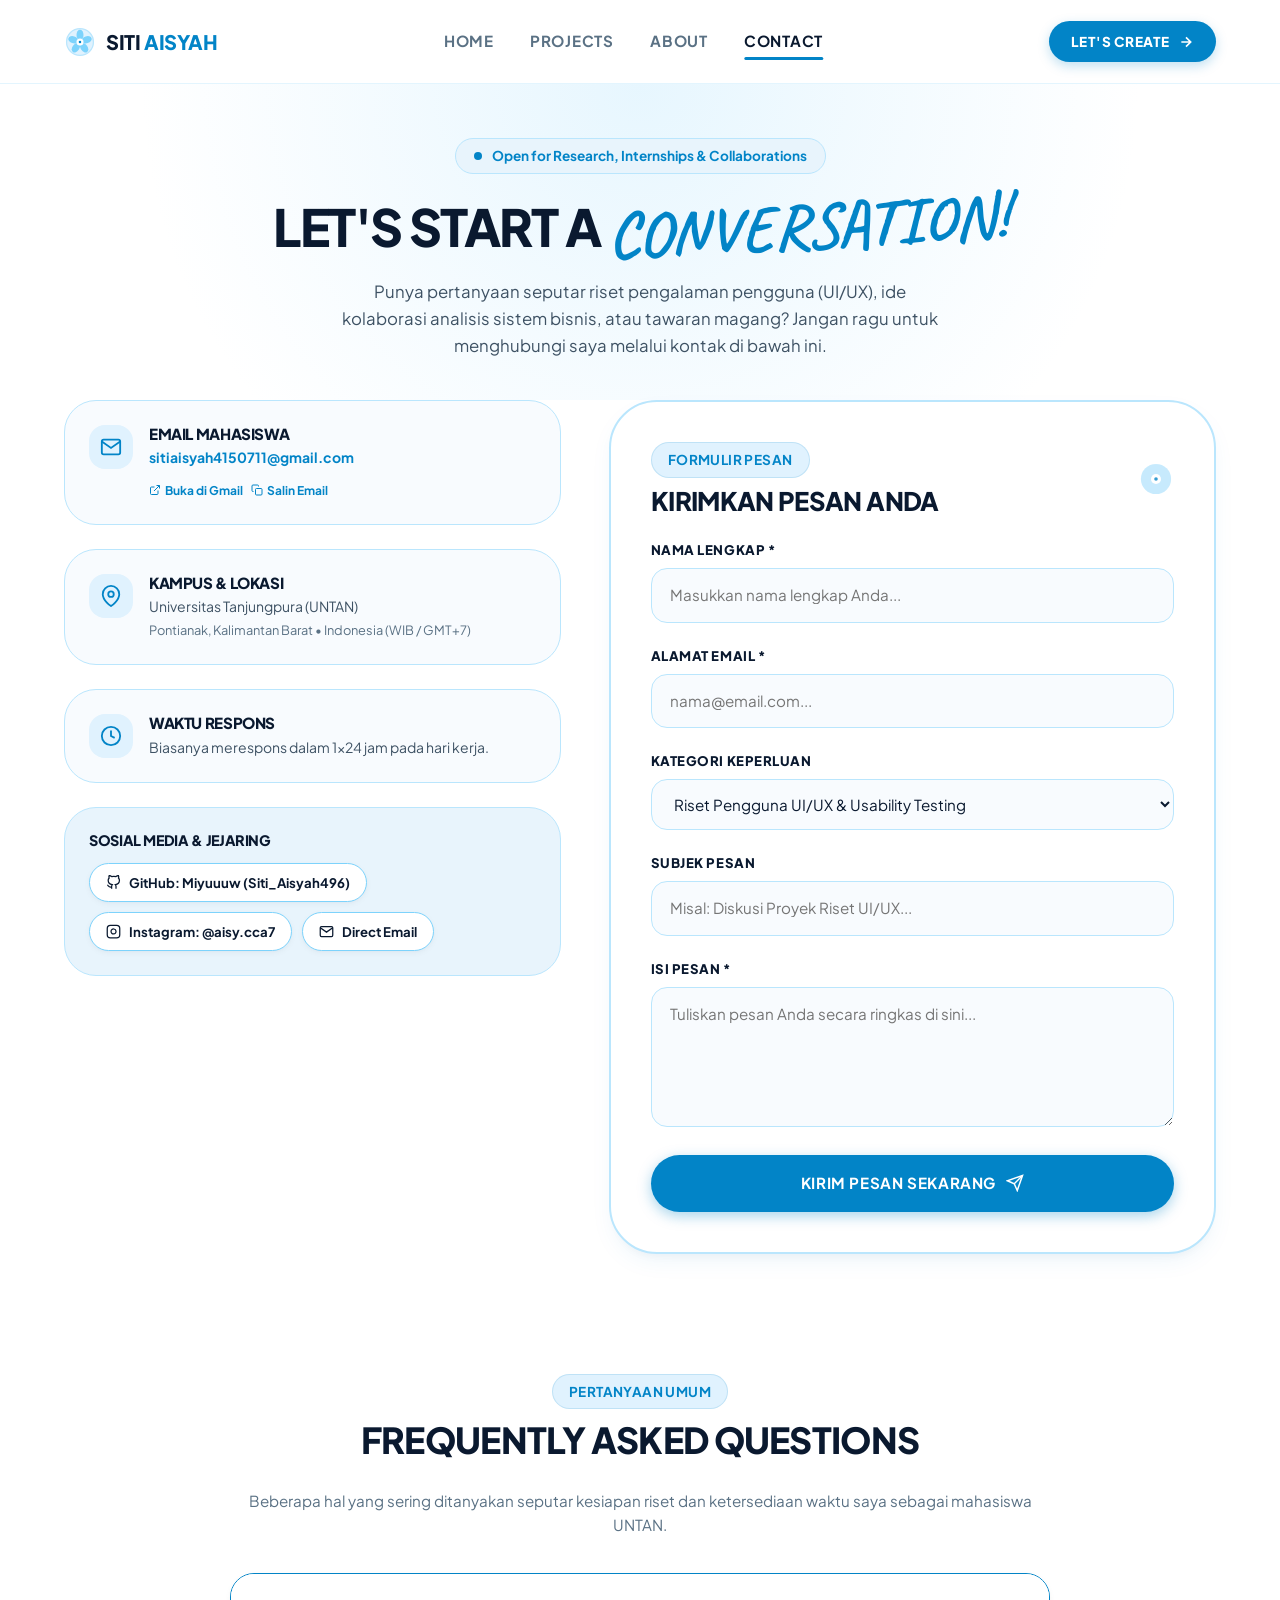
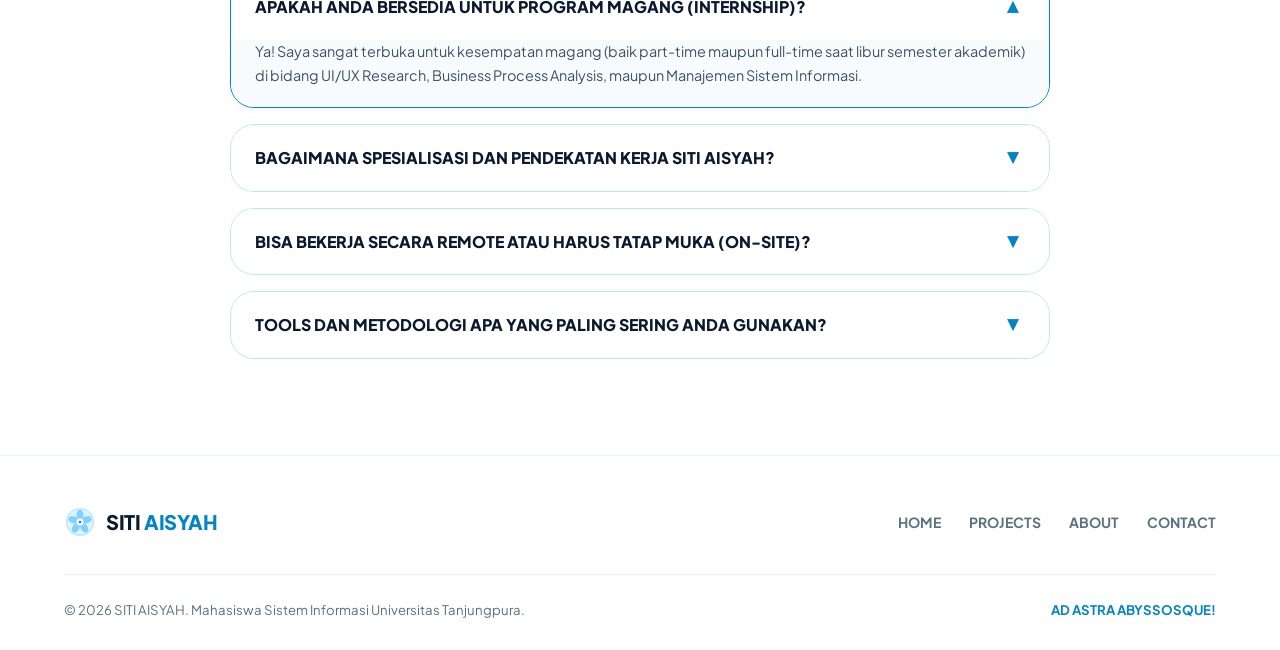
<file: contact.html>
<!DOCTYPE html>
<html lang="id">

<head>
  <meta charset="UTF-8">
  <meta name="viewport" content="width=device-width, initial-scale=1.0">
  <title>Contact &amp; Hubungi | SITI AISYAH - Mahasiswa SI UNTAN</title>
  <meta name="description"
    content="Formulir kontak dan informasi komunikasi Siti Aisyah - Mahasiswa Sistem Informasi Universitas Tanjungpura (UNTAN) Angkatan 2026. Terbuka untuk riset UI/UX, analisis proses bisnis, magang, dan kolaborasi.">
  <link rel="stylesheet" href="css/style.css">
</head>

<body>

  <!-- Site Header -->
  <header class="site-header">
    <div class="container header-container">
      <a href="index.html" class="brand-logo" aria-label="Beranda Portofolio">
        <svg class="logo-icon" viewBox="0 0 100 100">
          <circle cx="50" cy="50" r="42" fill="#E0F2FE" stroke="#BAE6FD" stroke-width="4" />
          <g transform="translate(50,50)">
            <ellipse cx="0" cy="-22" rx="11" ry="16" fill="#7DD3FC" />
            <ellipse cx="21" cy="-7" rx="11" ry="16" fill="#7DD3FC" transform="rotate(72 21 -7)" />
            <ellipse cx="13" cy="18" rx="11" ry="16" fill="#7DD3FC" transform="rotate(144 13 18)" />
            <ellipse cx="-13" cy="18" rx="11" ry="16" fill="#7DD3FC" transform="rotate(216 -13 18)" />
            <ellipse cx="-21" cy="-7" rx="11" ry="16" fill="#7DD3FC" transform="rotate(288 -21 -7)" />
            <circle cx="0" cy="0" r="11" fill="#FFFFFF" />
            <circle cx="0" cy="0" r="4" fill="#0284C7" />
          </g>
        </svg>
        <span>SITI <span class="highlight">AISYAH</span></span>
      </a>

      <nav class="nav-menu" id="navMenu">
        <a href="index.html" class="nav-link">Home</a>
        <a href="projects.html" class="nav-link">Projects</a>
        <a href="about.html" class="nav-link">About</a>
        <a href="contact.html" class="nav-link active">Contact</a>
      </nav>

      <div class="header-cta">
        <a href="contact.html" class="btn-header-cta">
          <span>Let's Create</span>
          <svg width="16" height="16" viewBox="0 0 24 24" fill="none" stroke="currentColor" stroke-width="2.5">
            <path d="M5 12h14M12 5l7 7-7 7" />
          </svg>
        </a>
      </div>

      <button class="mobile-toggle" aria-label="Buka Menu Navigasi" aria-expanded="false">
        <span></span>
        <span></span>
        <span></span>
      </button>
    </div>
  </header>

  <!-- Page Header -->
  <main>
    <section class="page-header-section">
      <div class="container">
        <div class="hero-status-pill" style="margin-bottom: 16px;">
          <span class="pulse-dot"></span>
          <span>Open for Research, Internships &amp; Collaborations</span>
        </div>
        <h1 class="page-header-title">
          LET'S START A <span class="script-accent">Conversation!</span>
        </h1>
        <p class="page-header-subtitle">
          Punya pertanyaan seputar riset pengalaman pengguna (UI/UX), ide kolaborasi analisis sistem bisnis, atau
          tawaran magang? Jangan ragu untuk menghubungi saya melalui kontak di bawah ini.
        </p>
      </div>
    </section>

    <!-- Main Contact Layout (Info Cards + Form) -->
    <section class="container">
      <div class="contact-layout-grid">

        <!-- Left: Contact Details & Info -->
        <div class="contact-info-panel">

          <!-- Email Card -->
          <div class="contact-method-card">
            <div class="contact-card-icon">
              <svg width="22" height="22" viewBox="0 0 24 24" fill="none" stroke="currentColor" stroke-width="2">
                <path d="M4 4h16c1.1 0 2 .9 2 2v12c0 1.1-.9 2-2 2H4c-1.1 0-2-.9-2-2V6c0-1.1.9-2 2-2z" />
                <polyline points="22,6 12,13 2,6" />
              </svg>
            </div>
            <div class="contact-card-text" style="width: 100%;">
              <h4>Email Mahasiswa</h4>
              <p style="margin-bottom: 6px;">
                <a href="mailto:sitiaisyah4150711@gmail.com"
                  style="color: var(--color-calm-ocean); font-weight: 700; text-decoration: none;">sitiaisyah4150711@gmail.com</a>
              </p>
              <div style="display: flex; gap: 8px; flex-wrap: wrap;">
                <a href="https://mail.google.com/mail/?view=cm&fs=1&to=sitiaisyah4150711@gmail.com" target="_blank"
                  rel="noreferrer" class="copy-link">
                  <svg width="12" height="12" viewBox="0 0 24 24" fill="none" stroke="currentColor" stroke-width="2">
                    <path d="M18 13v6a2 2 0 0 1-2 2H5a2 2 0 0 1-2-2V8a2 2 0 0 1 2-2h6"></path>
                    <polyline points="15 3 21 3 21 9"></polyline>
                    <line x1="10" y1="14" x2="21" y2="3"></line>
                  </svg>
                  <span>Buka di Gmail</span>
                </a>
                <span class="copy-link" data-copy="sitiaisyah4150711@gmail.com">
                  <svg width="12" height="12" viewBox="0 0 24 24" fill="none" stroke="currentColor" stroke-width="2">
                    <rect x="9" y="9" width="13" height="13" rx="2" ry="2" />
                    <path d="M5 15H4a2 2 0 0 1-2-2V4a2 2 0 0 1 2-2h9a2 2 0 0 1 2 2v1" />
                  </svg>
                  <span>Salin Email</span>
                </span>
              </div>
            </div>
          </div>

          <!-- Campus Location Card -->
          <div class="contact-method-card">
            <div class="contact-card-icon">
              <svg width="22" height="22" viewBox="0 0 24 24" fill="none" stroke="currentColor" stroke-width="2">
                <path d="M21 10c0 7-9 13-9 13s-9-6-9-13a9 9 0 0 1 18 0z" />
                <circle cx="12" cy="10" r="3" />
              </svg>
            </div>
            <div class="contact-card-text">
              <h4>Kampus &amp; Lokasi</h4>
              <p>Universitas Tanjungpura (UNTAN)</p>
              <p style="font-size: 0.8rem; color: var(--color-dusty-denim); margin-top: 2px;">Pontianak, Kalimantan
                Barat • Indonesia (WIB / GMT+7)</p>
            </div>
          </div>

          <!-- Response Time Card -->
          <div class="contact-method-card">
            <div class="contact-card-icon">
              <svg width="22" height="22" viewBox="0 0 24 24" fill="none" stroke="currentColor" stroke-width="2">
                <circle cx="12" cy="12" r="10" />
                <polyline points="12 6 12 12 16 14" />
              </svg>
            </div>
            <div class="contact-card-text">
              <h4>Waktu Respons</h4>
              <p>Biasanya merespons dalam 1x24 jam pada hari kerja.</p>
            </div>
          </div>

          <!-- Social Links Row -->
          <div
            style="background-color: var(--color-cloud-blue); border-radius: var(--radius-xl); padding: 24px; border: 1.5px solid var(--color-powder-sky);">
            <h4
              style="font-size: 0.9rem; text-transform: uppercase; margin-bottom: 14px; color: var(--color-midnight-blue);">
              Sosial Media &amp; Jejaring
            </h4>
            <div style="display: flex; gap: 10px; flex-wrap: wrap;">
              <a href="https://github.com/Miyuuuw" target="_blank" rel="noreferrer" class="contact-pill-item"
                style="padding: 8px 16px;">
                <svg width="15" height="15" viewBox="0 0 24 24" fill="none" stroke="currentColor" stroke-width="2">
                  <path
                    d="M9 19c-5 1.5-5-2.5-7-3m14 6v-3.87a3.37 3.37 0 0 0-.94-2.61c3.14-.35 6.44-1.54 6.44-7A5.44 5.44 0 0 0 20 4.77 5.07 5.07 0 0 0 19.91 1S18.73.65 16 2.48a13.38 13.38 0 0 0-7 0C6.27.65 5.09 1 5.09 1A5.07 5.07 0 0 0 5 4.77a5.44 5.44 0 0 0-1.5 3.78c0 5.42 3.3 6.61 6.44 7A3.37 3.37 0 0 0 9 18.13V22" />
                </svg>
                <span>GitHub: Miyuuuw (Siti_Aisyah496)</span>
              </a>
              <a href="https://instagram.com/aisy.cca7" target="_blank" rel="noreferrer" class="contact-pill-item"
                style="padding: 8px 16px;">
                <svg width="15" height="15" viewBox="0 0 24 24" fill="none" stroke="currentColor" stroke-width="2">
                  <rect x="2" y="2" width="20" height="20" rx="5" ry="5" />
                  <path d="M16 11.37A4 4 0 1 1 12.63 8 4 4 0 0 1 16 11.37z" />
                  <line x1="17.5" y1="6.5" x2="17.51" y2="6.5" />
                </svg>
                <span>Instagram: @aisy.cca7</span>
              </a>
              <a href="mailto:sitiaisyah4150711@gmail.com" class="contact-pill-item" style="padding: 8px 16px;">
                <svg width="15" height="15" viewBox="0 0 24 24" fill="none" stroke="currentColor" stroke-width="2">
                  <path d="M4 4h16c1.1 0 2 .9 2 2v12c0 1.1-.9 2-2 2H4c-1.1 0-2-.9-2-2V6c0-1.1.9-2 2-2z" />
                  <polyline points="22,6 12,13 2,6" />
                </svg>
                <span>Direct Email</span>
              </a>
            </div>
          </div>

        </div>

        <!-- Right: Contact Form -->
        <div class="contact-form-card">
          <div style="display: flex; align-items: center; justify-content: space-between; margin-bottom: 24px;">
            <div>
              <span class="pill-badge">FORMULIR PESAN</span>
              <h2 style="font-size: 1.6rem; text-transform: uppercase; margin-top: 8px;">KIRIMKAN PESAN ANDA</h2>
            </div>
            <svg width="36" height="36" viewBox="0 0 100 100" style="opacity: 0.8;">
              <circle cx="50" cy="50" r="42" fill="#BAE6FD" />
              <circle cx="50" cy="50" r="14" fill="#FFFFFF" />
              <circle cx="50" cy="50" r="5" fill="#0284C7" />
            </svg>
          </div>

          <form id="contactForm" novalidate>
            <div class="form-group">
              <label for="contactName" class="form-label">Nama Lengkap *</label>
              <input type="text" id="contactName" class="form-input" placeholder="Masukkan nama lengkap Anda..."
                required>
            </div>

            <div class="form-group">
              <label for="contactEmail" class="form-label">Alamat Email *</label>
              <input type="email" id="contactEmail" class="form-input" placeholder="nama@email.com..." required>
            </div>

            <div class="form-group">
              <label for="contactCategory" class="form-label">Kategori Keperluan</label>
              <select id="contactCategory" class="form-select">
                <option value="research">Riset Pengguna UI/UX &amp; Usability Testing</option>
                <option value="business">Analisis Bisnis &amp; Manajemen Sistem Informasi</option>
                <option value="academic">Kolaborasi Proyek Kuliah / Kompetisi Mahasiswa</option>
                <option value="internship">Tawaran Magang (Internship Opportunity)</option>
                <option value="other">Sekadar Berkenalan / Diskusi Teknologi</option>
              </select>
            </div>

            <div class="form-group">
              <label for="contactSubject" class="form-label">Subjek Pesan</label>
              <input type="text" id="contactSubject" class="form-input"
                placeholder="Misal: Diskusi Proyek Riset UI/UX...">
            </div>

            <div class="form-group">
              <label for="contactMessage" class="form-label">Isi Pesan *</label>
              <textarea id="contactMessage" class="form-textarea"
                placeholder="Tuliskan pesan Anda secara ringkas di sini..." required></textarea>
            </div>

            <button type="submit" class="btn-primary" style="width: 100%; padding: 16px;">
              <span>Kirim Pesan Sekarang</span>
              <svg width="18" height="18" viewBox="0 0 24 24" fill="none" stroke="currentColor" stroke-width="2">
                <line x1="22" y1="2" x2="11" y2="13" />
                <polygon points="22 2 15 22 11 13 2 9 22 2" />
              </svg>
            </button>
          </form>
        </div>

      </div>
    </section>

    <!-- FAQ Accordion -->
    <section class="faq-section">
      <div class="container">
        <div class="faq-container">
          <div style="text-align: center; margin-bottom: 36px;">
            <span class="pill-badge">PERTANYAAN UMUM</span>
            <h2 class="section-heading" style="margin-top: 10px;">FREQUENTLY ASKED QUESTIONS</h2>
            <p style="color: var(--color-dusty-denim); font-size: 0.95rem;">
              Beberapa hal yang sering ditanyakan seputar kesiapan riset dan ketersediaan waktu saya sebagai mahasiswa
              UNTAN.
            </p>
          </div>

          <div class="faq-item active">
            <button class="faq-question">
              <span>Apakah Anda bersedia untuk program magang (internship)?</span>
              <span class="faq-toggle-icon">▼</span>
            </button>
            <div class="faq-answer" style="max-height: 200px;">
              <div class="faq-answer-inner">
                Ya! Saya sangat terbuka untuk kesempatan magang (baik part-time maupun full-time saat libur semester
                akademik) di bidang UI/UX Research, Business Process Analysis, maupun Manajemen Sistem Informasi.
              </div>
            </div>
          </div>

          <div class="faq-item">
            <button class="faq-question">
              <span>Bagaimana spesialisasi dan pendekatan kerja Siti Aisyah?</span>
              <span class="faq-toggle-icon">▼</span>
            </button>
            <div class="faq-answer">
              <div class="faq-answer-inner">
                Saya berfokus pada titik temu antara kepuasan pengguna dan efisiensi manajemen bisnis. Saya senang
                menggali reaksi serta impresi orang saat berinteraksi dengan teknologi, mendiagnosis letak kendala (pain
                points), lalu merancang alternatif solusi yang inovatif, solutif, dan efisien.
              </div>
            </div>
          </div>

          <div class="faq-item">
            <button class="faq-question">
              <span>Bisa bekerja secara remote atau harus tatap muka (on-site)?</span>
              <span class="faq-toggle-icon">▼</span>
            </button>
            <div class="faq-answer">
              <div class="faq-answer-inner">
                Saya sangat terbiasa dengan koordinasi jarak jauh (remote) menggunakan Discord, Zoom, Notion, dan
                GitHub. Namun saya juga selalu terbuka untuk diskusi tatap muka di area kampus Universitas Tanjungpura
                (UNTAN), Pontianak.
              </div>
            </div>
          </div>

          <div class="faq-item">
            <button class="faq-question">
              <span>Tools dan metodologi apa yang paling sering Anda gunakan?</span>
              <span class="faq-toggle-icon">▼</span>
            </button>
            <div class="faq-answer">
              <div class="faq-answer-inner">
                Untuk pemetaan alur dan visualisasi, saya menggunakan Draw.io dan Canva, dikombinasikan dengan metode
                observasi lapangan, wawancara kualitatif (In-depth Interview), dan kuesioner terstruktur. Untuk ranah
                bisnis sistem informasi, saya mengaplikasikan pemodelan proses bisnis BPMN 2.0, ERD (Entity Relationship
                Diagram) untuk rancangan basis data, serta VS Code dan Antigravity AI IDE untuk eksplorasi teknis.
              </div>
            </div>
          </div>

        </div>
      </div>
    </section>
  </main>

  <!-- Site Footer -->
  <footer class="site-footer">
    <div class="container">
      <div class="footer-top">
        <a href="index.html" class="brand-logo">
          <svg class="logo-icon" viewBox="0 0 100 100" width="28" height="28">
            <circle cx="50" cy="50" r="42" fill="#E0F2FE" stroke="#BAE6FD" stroke-width="4" />
            <g transform="translate(50,50)">
              <ellipse cx="0" cy="-22" rx="11" ry="16" fill="#7DD3FC" />
              <ellipse cx="21" cy="-7" rx="11" ry="16" fill="#7DD3FC" transform="rotate(72 21 -7)" />
              <ellipse cx="13" cy="18" rx="11" ry="16" fill="#7DD3FC" transform="rotate(144 13 18)" />
              <ellipse cx="-13" cy="18" rx="11" ry="16" fill="#7DD3FC" transform="rotate(216 -13 18)" />
              <ellipse cx="-21" cy="-7" rx="11" ry="16" fill="#7DD3FC" transform="rotate(288 -21 -7)" />
              <circle cx="0" cy="0" r="11" fill="#FFFFFF" />
              <circle cx="0" cy="0" r="4" fill="#0284C7" />
            </g>
          </svg>
          <span>SITI <span class="highlight">AISYAH</span></span>
        </a>

        <div class="footer-nav">
          <a href="index.html" class="footer-link">Home</a>
          <a href="projects.html" class="footer-link">Projects</a>
          <a href="about.html" class="footer-link">About</a>
          <a href="contact.html" class="footer-link">Contact</a>
        </div>
      </div>

      <div class="footer-bottom">
        <p>© 2026 SITI AISYAH. Mahasiswa Sistem Informasi Universitas Tanjungpura.</p>
        <span class="footer-nemophila-badge">
          <span>AD ASTRA ABYSSOSQUE!</span>
        </span>
      </div>
    </div>
  </footer>

  <script src="js/main.js"></script>
</body>

</html>
</file>
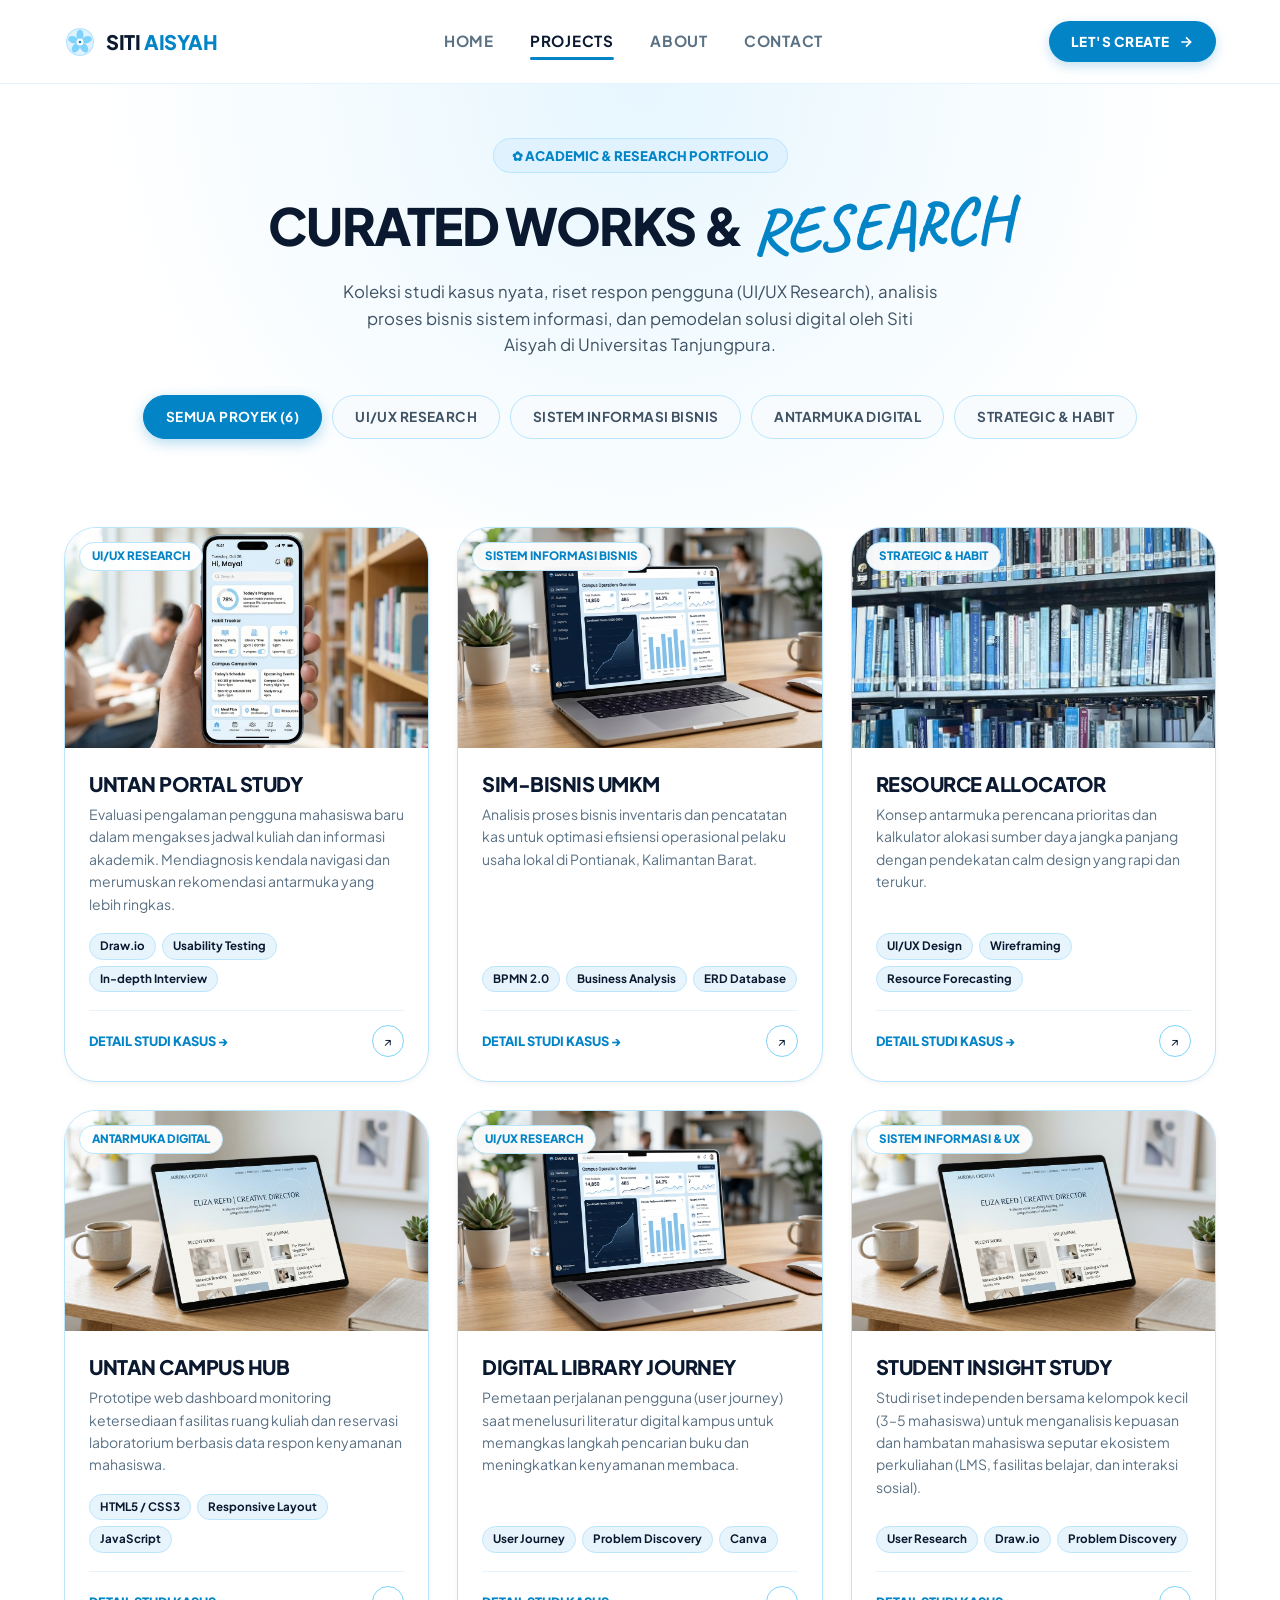
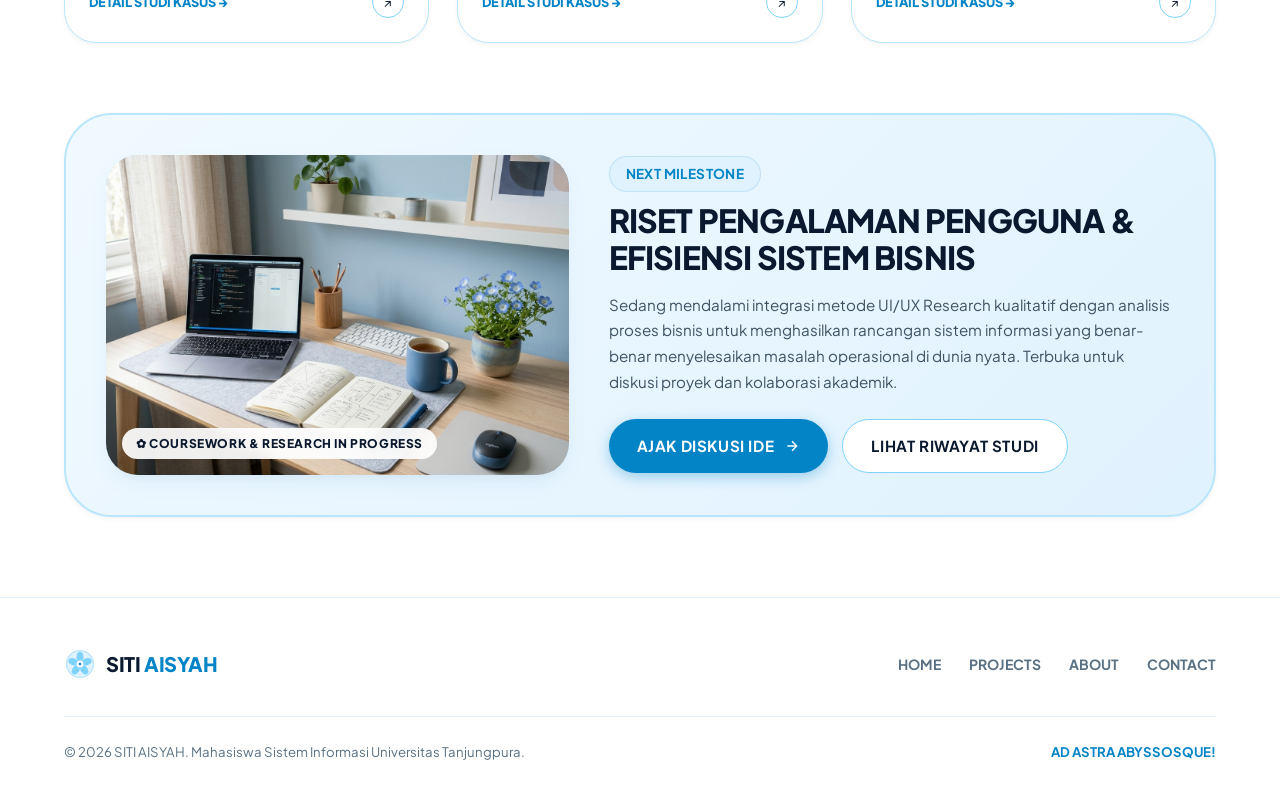
<file: projects.html>
<!DOCTYPE html>
<html lang="id">
<head>
  <meta charset="UTF-8">
  <meta name="viewport" content="width=device-width, initial-scale=1.0">
  <title>Projects &amp; Karya | SITI AISYAH - Mahasiswa SI UNTAN</title>
  <meta name="description" content="Koleksi studi kasus UI/UX Research, analisis proses bisnis sistem informasi, dan prototipe digital oleh Siti Aisyah, mahasiswa Sistem Informasi Universitas Tanjungpura (UNTAN).">
  <link rel="stylesheet" href="css/style.css">
</head>
<body>

  <!-- Site Header -->
  <header class="site-header">
    <div class="container header-container">
      <a href="index.html" class="brand-logo" aria-label="Beranda Portofolio">
        <svg class="logo-icon" viewBox="0 0 100 100">
          <circle cx="50" cy="50" r="42" fill="#E0F2FE" stroke="#BAE6FD" stroke-width="4"/>
          <g transform="translate(50,50)">
            <ellipse cx="0" cy="-22" rx="11" ry="16" fill="#7DD3FC" />
            <ellipse cx="21" cy="-7" rx="11" ry="16" fill="#7DD3FC" transform="rotate(72 21 -7)" />
            <ellipse cx="13" cy="18" rx="11" ry="16" fill="#7DD3FC" transform="rotate(144 13 18)" />
            <ellipse cx="-13" cy="18" rx="11" ry="16" fill="#7DD3FC" transform="rotate(216 -13 18)" />
            <ellipse cx="-21" cy="-7" rx="11" ry="16" fill="#7DD3FC" transform="rotate(288 -21 -7)" />
            <circle cx="0" cy="0" r="11" fill="#FFFFFF"/>
            <circle cx="0" cy="0" r="4" fill="#0284C7"/>
          </g>
        </svg>
        <span>SITI <span class="highlight">AISYAH</span></span>
      </a>

      <nav class="nav-menu" id="navMenu">
        <a href="index.html" class="nav-link">Home</a>
        <a href="projects.html" class="nav-link active">Projects</a>
        <a href="about.html" class="nav-link">About</a>
        <a href="contact.html" class="nav-link">Contact</a>
      </nav>

      <div class="header-cta">
        <a href="contact.html" class="btn-header-cta">
          <span>Let's Create</span>
          <svg width="16" height="16" viewBox="0 0 24 24" fill="none" stroke="currentColor" stroke-width="2.5">
            <path d="M5 12h14M12 5l7 7-7 7"/>
          </svg>
        </a>
      </div>

      <button class="mobile-toggle" aria-label="Buka Menu Navigasi" aria-expanded="false">
        <span></span>
        <span></span>
        <span></span>
      </button>
    </div>
  </header>

  <!-- Page Header -->
  <main>
    <section class="page-header-section">
      <div class="container">
        <div class="page-header-pill">
          <span>✿ Academic &amp; Research Portfolio</span>
        </div>
        <h1 class="page-header-title">
          CURATED WORKS &amp; <span class="script-accent">Research</span>
        </h1>
        <p class="page-header-subtitle">
          Koleksi studi kasus nyata, riset respon pengguna (UI/UX Research), analisis proses bisnis sistem informasi, dan pemodelan solusi digital oleh Siti Aisyah di Universitas Tanjungpura.
        </p>

        <!-- Category Filter Tabs -->
        <div class="filter-bar-wrapper">
          <button class="filter-btn active" data-filter="all">Semua Proyek (6)</button>
          <button class="filter-btn" data-filter="uiux">UI/UX Research</button>
          <button class="filter-btn" data-filter="systems">Sistem Informasi Bisnis</button>
          <button class="filter-btn" data-filter="web">Antarmuka Digital</button>
          <button class="filter-btn" data-filter="brand">Strategic &amp; Habit</button>
        </div>
      </div>
    </section>

    <!-- Projects Grid Container -->
    <section class="container">
      <div class="projects-page-grid" id="projectsGrid">
        
        <!-- Project 1: Mobile UI/UX Research -->
        <div class="project-item-card" data-category="uiux" data-project-id="campus-habit">
          <div class="project-thumb-container">
            <img src="assets/images/project-mobile.jpg" alt="UNTAN Portal Usability Study">
            <span class="project-category-overlay">UI/UX Research</span>
          </div>
          <div class="project-body">
            <h3>UNTAN PORTAL STUDY</h3>
            <p>
              Evaluasi pengalaman pengguna mahasiswa baru dalam mengakses jadwal kuliah dan informasi akademik. Mendiagnosis kendala navigasi dan merumuskan rekomendasi antarmuka yang lebih ringkas.
            </p>
            <div class="project-tech-tags">
              <span class="tech-tag">Draw.io</span>
              <span class="tech-tag">Usability Testing</span>
              <span class="tech-tag">In-depth Interview</span>
            </div>
            <div class="project-card-footer">
              <span class="project-btn-details">Detail Studi Kasus →</span>
              <span class="btn-circle" style="width: 32px; height: 32px; font-size: 0.8rem;">↗</span>
            </div>
          </div>
        </div>

        <!-- Project 2: Web System Dashboard -->
        <div class="project-item-card" data-category="systems" data-project-id="campus-hub">
          <div class="project-thumb-container">
            <img src="assets/images/project-system.jpg" alt="SIM-Bisnis UMKM Pontianak">
            <span class="project-category-overlay">Sistem Informasi Bisnis</span>
          </div>
          <div class="project-body">
            <h3>SIM-BISNIS UMKM</h3>
            <p>
              Analisis proses bisnis inventaris dan pencatatan kas untuk optimasi efisiensi operasional pelaku usaha lokal di Pontianak, Kalimantan Barat.
            </p>
            <div class="project-tech-tags">
              <span class="tech-tag">BPMN 2.0</span>
              <span class="tech-tag">Business Analysis</span>
              <span class="tech-tag">ERD Database</span>
            </div>
            <div class="project-card-footer">
              <span class="project-btn-details">Detail Studi Kasus →</span>
              <span class="btn-circle" style="width: 32px; height: 32px; font-size: 0.8rem;">↗</span>
            </div>
          </div>
        </div>

        <!-- Project 3: Strategic Resource & Habit Planner -->
        <div class="project-item-card" data-category="brand" data-project-id="nemo-botanics">
          <div class="project-thumb-container">
            <img src="assets/images/project-brand.jpg" alt="Resource Allocator &amp; Habit Planner">
            <span class="project-category-overlay">Strategic &amp; Habit</span>
          </div>
          <div class="project-body">
            <h3>RESOURCE ALLOCATOR</h3>
            <p>
              Konsep antarmuka perencana prioritas dan kalkulator alokasi sumber daya jangka panjang dengan pendekatan calm design yang rapi dan terukur.
            </p>
            <div class="project-tech-tags">
              <span class="tech-tag">UI/UX Design</span>
              <span class="tech-tag">Wireframing</span>
              <span class="tech-tag">Resource Forecasting</span>
            </div>
            <div class="project-card-footer">
              <span class="project-btn-details">Detail Studi Kasus →</span>
              <span class="btn-circle" style="width: 32px; height: 32px; font-size: 0.8rem;">↗</span>
            </div>
          </div>
        </div>

        <!-- Project 4: Web Editorial & Campus Hub -->
        <div class="project-item-card" data-category="web" data-project-id="aurora-creative">
          <div class="project-thumb-container">
            <img src="assets/images/project-web.jpg" alt="UNTAN Campus Hub Dashboard">
            <span class="project-category-overlay">Antarmuka Digital</span>
          </div>
          <div class="project-body">
            <h3>UNTAN CAMPUS HUB</h3>
            <p>
              Prototipe web dashboard monitoring ketersediaan fasilitas ruang kuliah dan reservasi laboratorium berbasis data respon kenyamanan mahasiswa.
            </p>
            <div class="project-tech-tags">
              <span class="tech-tag">HTML5 / CSS3</span>
              <span class="tech-tag">Responsive Layout</span>
              <span class="tech-tag">JavaScript</span>
            </div>
            <div class="project-card-footer">
              <span class="project-btn-details">Detail Studi Kasus →</span>
              <span class="btn-circle" style="width: 32px; height: 32px; font-size: 0.8rem;">↗</span>
            </div>
          </div>
        </div>

        <!-- Project 5: Information Systems Blueprint -->
        <div class="project-item-card" data-category="uiux" data-project-id="library-rfid">
          <div class="project-thumb-container">
            <img src="assets/images/project-system.jpg" alt="Digital Library Journey Redesign">
            <span class="project-category-overlay">UI/UX Research</span>
          </div>
          <div class="project-body">
            <h3>DIGITAL LIBRARY JOURNEY</h3>
            <p>
              Pemetaan perjalanan pengguna (user journey) saat menelusuri literatur digital kampus untuk memangkas langkah pencarian buku dan meningkatkan kenyamanan membaca.
            </p>
            <div class="project-tech-tags">
              <span class="tech-tag">User Journey</span>
              <span class="tech-tag">Problem Discovery</span>
              <span class="tech-tag">Canva</span>
            </div>
            <div class="project-card-footer">
              <span class="project-btn-details">Detail Studi Kasus →</span>
              <span class="btn-circle" style="width: 32px; height: 32px; font-size: 0.8rem;">↗</span>
            </div>
          </div>
        </div>

        <!-- Project 6: Student Experience & Insight Circle -->
        <div class="project-item-card" data-category="systems" data-project-id="student-association">
          <div class="project-thumb-container">
            <img src="assets/images/project-web.jpg" alt="Student Insight &amp; Campus Satisfaction Study">
            <span class="project-category-overlay">Sistem Informasi &amp; UX</span>
          </div>
          <div class="project-body">
            <h3>STUDENT INSIGHT STUDY</h3>
            <p>
              Studi riset independen bersama kelompok kecil (3–5 mahasiswa) untuk menganalisis kepuasan dan hambatan mahasiswa seputar ekosistem perkuliahan (LMS, fasilitas belajar, dan interaksi sosial).
            </p>
            <div class="project-tech-tags">
              <span class="tech-tag">User Research</span>
              <span class="tech-tag">Draw.io</span>
              <span class="tech-tag">Problem Discovery</span>
            </div>
            <div class="project-card-footer">
              <span class="project-btn-details">Detail Studi Kasus →</span>
              <span class="btn-circle" style="width: 32px; height: 32px; font-size: 0.8rem;">↗</span>
            </div>
          </div>
        </div>

      </div>
    </section>

    <!-- Featured Academic Capstone Callout -->
    <section class="container" style="margin-bottom: 80px;">
      <div class="bio-card-wrapper" style="background: linear-gradient(135deg, #F0F9FF 0%, #E0F2FE 100%);">
        <div class="bio-workspace-frame">
          <img src="assets/images/workspace.jpg" alt="Meja Kerja &amp; Perencanaan Riset Siti Aisyah">
          <div class="bio-workspace-tag">
            <span>✿ Coursework &amp; Research In Progress</span>
          </div>
        </div>
        <div class="bio-content-col">
          <span class="pill-badge">NEXT MILESTONE</span>
          <h2 class="bio-headline" style="margin-top: 10px;">RISET PENGALAMAN PENGGUNA &amp; EFISIENSI SISTEM BISNIS</h2>
          <p class="bio-text">
            Sedang mendalami integrasi metode UI/UX Research kualitatif dengan analisis proses bisnis untuk menghasilkan rancangan sistem informasi yang benar-benar menyelesaikan masalah operasional di dunia nyata. Terbuka untuk diskusi proyek dan kolaborasi akademik.
          </p>
          <div style="display: flex; gap: 14px; flex-wrap: wrap;">
            <a href="contact.html" class="btn-primary">
              <span>Ajak Diskusi Ide</span>
              <svg width="16" height="16" viewBox="0 0 24 24" fill="none" stroke="currentColor" stroke-width="2">
                <path d="M5 12h14M12 5l7 7-7 7"/>
              </svg>
            </a>
            <a href="about.html" class="btn-secondary">
              <span>Lihat Riwayat Studi</span>
            </a>
          </div>
        </div>
      </div>
    </section>
  </main>

  <!-- Site Footer -->
  <footer class="site-footer">
    <div class="container">
      <div class="footer-top">
        <a href="index.html" class="brand-logo">
          <svg class="logo-icon" viewBox="0 0 100 100" width="28" height="28">
            <circle cx="50" cy="50" r="42" fill="#E0F2FE" stroke="#BAE6FD" stroke-width="4"/>
            <g transform="translate(50,50)">
              <ellipse cx="0" cy="-22" rx="11" ry="16" fill="#7DD3FC" />
              <ellipse cx="21" cy="-7" rx="11" ry="16" fill="#7DD3FC" transform="rotate(72 21 -7)" />
              <ellipse cx="13" cy="18" rx="11" ry="16" fill="#7DD3FC" transform="rotate(144 13 18)" />
              <ellipse cx="-13" cy="18" rx="11" ry="16" fill="#7DD3FC" transform="rotate(216 -13 18)" />
              <ellipse cx="-21" cy="-7" rx="11" ry="16" fill="#7DD3FC" transform="rotate(288 -21 -7)" />
              <circle cx="0" cy="0" r="11" fill="#FFFFFF"/>
              <circle cx="0" cy="0" r="4" fill="#0284C7"/>
            </g>
          </svg>
          <span>SITI <span class="highlight">AISYAH</span></span>
        </a>

        <div class="footer-nav">
          <a href="index.html" class="footer-link">Home</a>
          <a href="projects.html" class="footer-link">Projects</a>
          <a href="about.html" class="footer-link">About</a>
          <a href="contact.html" class="footer-link">Contact</a>
        </div>
      </div>

      <div class="footer-bottom">
        <p>© 2026 SITI AISYAH. Mahasiswa Sistem Informasi Universitas Tanjungpura.</p>
        <span class="footer-nemophila-badge">
          <span>AD ASTRA ABYSSOSQUE!</span>
        </span>
      </div>
    </div>
  </footer>

  <!-- Modal Component for Project Quick View -->
  <div class="project-modal" id="projectModal" role="dialog" aria-modal="true" aria-labelledby="modalTitle">
    <div class="modal-content-card">
      <button class="modal-close-btn" aria-label="Tutup Detail Proyek">✕</button>
      <img src="assets/images/project-mobile.jpg" alt="Preview Proyek" class="modal-hero-img">
      <div class="modal-body">
        <span class="modal-badge">UI/UX RESEARCH</span>
        <h2 id="modalTitle" class="modal-title">STUDI KASUS PROYEK</h2>
        <p class="modal-desc">Eksplorasi analisis kebutuhan sistem dan riset pengalaman pengguna oleh Siti Aisyah.</p>

        <div class="modal-details-grid">
          <div class="modal-detail-item">
            <h5>Peran / Role</h5>
            <p class="modal-role">UI/UX Researcher &amp; Systems Analyst</p>
          </div>
          <div class="modal-detail-item">
            <h5>Tools &amp; Stack</h5>
            <p class="modal-tech">Canva, Draw.io, BPMN &amp; ERD</p>
          </div>
          <div class="modal-detail-item">
            <h5>Institusi / Konteks</h5>
            <p class="modal-semester">S1 Sistem Informasi UNTAN '26</p>
          </div>
        </div>

        <div style="display: flex; gap: 12px; flex-wrap: wrap;">
          <a href="contact.html" class="btn-primary" style="padding: 10px 20px; font-size: 0.85rem;">
            <span>Diskusikan Proyek Ini</span>
          </a>
          <button class="btn-secondary modal-close-btn-bottom" onclick="document.getElementById('projectModal').classList.remove('active'); document.body.style.overflow='';" style="padding: 10px 20px; font-size: 0.85rem;">
            <span>Tutup Jendela</span>
          </button>
        </div>
      </div>
    </div>
  </div>

  <script src="js/main.js"></script>
</body>
</html>
</file>
<file: css/style.css>
/* ==========================================================================
   NEMOPHILA SKY STUDIO - DESIGN SYSTEM & STYLESHEET
   Colors: Cloud Blue, Powder Sky (Main), Calm Ocean, Dusty Denim, Midnight Blue
   Typography: Plus Jakarta Sans + Caveat (Playful Hand Accent)
   ========================================================================== */

@import url('https://fonts.googleapis.com/css2?family=Caveat:wght@500;600;700&family=Plus+Jakarta+Sans:ital,wght@0,300;0,400;0,500;0,600;0,700;0,800;1,400;1,600&display=swap');

:root {
  /* Requested Color Palette */
  --color-powder-sky: #BAE6FD;
  /* Main Color */
  --color-powder-sky-light: #E0F2FE;
  /* Cloud Blue */
  --color-powder-sky-dark: #7DD3FC;
  /* Rich Powder Sky */
  --color-cloud-blue: #E8F4FC;
  /* Soft Cloud Background */
  --color-cloud-white: #F8FBFE;
  /* Ultra Soft Backdrop */
  --color-calm-ocean: #0284C7;
  /* Calm Ocean Blue */
  --color-calm-ocean-hover: #0369A1;
  /* Deep Ocean */
  --color-dusty-denim: #5A7184;
  /* Dusty Denim Slate */
  --color-dusty-denim-light: #8DA2B5;
  /* Soft Denim */
  --color-dusty-denim-dark: #3E5264;
  /* Deep Denim */
  --color-midnight-blue: #0A192F;
  /* Midnight Navy (Dark Text & Contrast) */
  --color-midnight-tint: #1E293B;
  /* Midnight Soft */
  --color-midnight-muted: #475569;
  /* Body Dark Text */
  --color-white: #FFFFFF;
  --color-pure-black: #050B14;

  /* Nemophila Flower Accents */
  --nemophila-blue: #60A5FA;
  --nemophila-petal: #93C5FD;
  --nemophila-center: #FFFFFF;
  --nemophila-core: #FDE047;

  /* Typography */
  --font-main: 'Plus Jakarta Sans', -apple-system, BlinkMacSystemFont, 'Segoe UI', Roboto, sans-serif;
  --font-script: 'Caveat', cursive, sans-serif;

  /* Elevations & Shadows */
  --shadow-sm: 0 2px 6px rgba(10, 25, 47, 0.04), 0 1px 3px rgba(10, 25, 47, 0.02);
  --shadow-md: 0 10px 25px -5px rgba(2, 132, 199, 0.08), 0 8px 10px -6px rgba(10, 25, 47, 0.04);
  --shadow-lg: 0 20px 35px -10px rgba(2, 132, 199, 0.15), 0 10px 15px -5px rgba(10, 25, 47, 0.05);
  --shadow-card: 0 16px 32px rgba(10, 25, 47, 0.06);
  --shadow-pop: 4px 4px 0px var(--color-midnight-blue);

  /* Radius */
  --radius-sm: 8px;
  --radius-md: 16px;
  --radius-lg: 24px;
  --radius-xl: 32px;
  --radius-2xl: 48px;
  --radius-full: 9999px;

  /* Layout */
  --container-max: 1200px;
  --container-padding: 24px;
  --header-height: 84px;

  /* Transitions */
  --transition-fast: 0.2s cubic-bezier(0.16, 1, 0.3, 1);
  --transition-normal: 0.3s cubic-bezier(0.16, 1, 0.3, 1);
  --transition-bounce: 0.5s cubic-bezier(0.34, 1.56, 0.64, 1);
}

/* ==========================================================================
   Base & Reset
   ========================================================================== */
*,
*::before,
*::after {
  box-sizing: border-box;
  margin: 0;
  padding: 0;
}

html {
  font-size: 16px;
  scroll-behavior: smooth;
  -webkit-font-smoothing: antialiased;
  -moz-osx-font-smoothing: grayscale;
}

body {
  font-family: var(--font-main);
  background-color: var(--color-white);
  color: var(--color-midnight-muted);
  line-height: 1.6;
  overflow-x: hidden;
  position: relative;
}

img,
picture,
video,
canvas,
svg {
  display: block;
  max-width: 100%;
}

input,
button,
textarea,
select {
  font: inherit;
}

a {
  color: inherit;
  text-decoration: none;
  transition: color var(--transition-fast);
}

ul,
ol {
  list-style: none;
}

/* ==========================================================================
   Typography & Utility Classes
   ========================================================================== */
.container {
  width: 100%;
  max-width: var(--container-max);
  margin-left: auto;
  margin-right: auto;
  padding-left: var(--container-padding);
  padding-right: var(--container-padding);
}

h1,
h2,
h3,
h4,
h5,
h6 {
  color: var(--color-midnight-blue);
  font-weight: 800;
  line-height: 1.15;
  letter-spacing: -0.025em;
}

.script-accent {
  font-family: var(--font-script);
  font-weight: 700;
  color: var(--color-calm-ocean);
  font-size: 1.25em;
  letter-spacing: normal;
  display: inline-block;
  transform: rotate(-3deg);
  transition: transform var(--transition-bounce);
}

.script-accent:hover {
  transform: rotate(0deg) scale(1.05);
}

.pill-badge {
  display: inline-flex;
  align-items: center;
  gap: 8px;
  padding: 6px 16px;
  border-radius: var(--radius-full);
  font-size: 0.85rem;
  font-weight: 700;
  letter-spacing: 0.03em;
  text-transform: uppercase;
  background-color: var(--color-powder-sky-light);
  color: var(--color-calm-ocean);
  border: 1px solid rgba(2, 132, 199, 0.15);
}

.btn-primary {
  display: inline-flex;
  align-items: center;
  justify-content: center;
  gap: 10px;
  background-color: var(--color-calm-ocean);
  color: var(--color-white);
  padding: 14px 28px;
  border-radius: var(--radius-full);
  font-weight: 700;
  font-size: 0.95rem;
  border: none;
  cursor: pointer;
  box-shadow: 0 4px 14px rgba(2, 132, 199, 0.35);
  transition: all var(--transition-normal);
  text-transform: uppercase;
  letter-spacing: 0.04em;
}

.btn-primary:hover {
  background-color: var(--color-calm-ocean-hover);
  transform: translateY(-3px);
  box-shadow: 0 8px 22px rgba(2, 132, 199, 0.45);
}

.btn-secondary {
  display: inline-flex;
  align-items: center;
  justify-content: center;
  gap: 10px;
  background-color: var(--color-white);
  color: var(--color-midnight-blue);
  padding: 14px 28px;
  border-radius: var(--radius-full);
  font-weight: 700;
  font-size: 0.95rem;
  border: 1.5px solid var(--color-powder-sky-dark);
  cursor: pointer;
  transition: all var(--transition-normal);
  text-transform: uppercase;
  letter-spacing: 0.04em;
}

.btn-secondary:hover {
  background-color: var(--color-powder-sky-light);
  border-color: var(--color-calm-ocean);
  color: var(--color-calm-ocean);
  transform: translateY(-2px);
}

.btn-circle {
  width: 44px;
  height: 44px;
  border-radius: 50%;
  background-color: var(--color-white);
  color: var(--color-midnight-blue);
  display: inline-flex;
  align-items: center;
  justify-content: center;
  border: 1.5px solid var(--color-powder-sky-dark);
  transition: all var(--transition-fast);
}

.btn-circle:hover {
  background-color: var(--color-calm-ocean);
  color: var(--color-white);
  border-color: var(--color-calm-ocean);
  transform: scale(1.1) rotate(15deg);
}

/* ==========================================================================
   Header & Navigation
   ========================================================================== */
.site-header {
  position: sticky;
  top: 0;
  width: 100%;
  height: var(--header-height);
  background-color: rgba(255, 255, 255, 0.88);
  backdrop-filter: blur(14px);
  -webkit-backdrop-filter: blur(14px);
  z-index: 1000;
  border-bottom: 1px solid rgba(186, 230, 253, 0.4);
  transition: all var(--transition-normal);
}

.site-header.scrolled {
  height: 72px;
  box-shadow: 0 4px 20px rgba(10, 25, 47, 0.05);
  background-color: rgba(255, 255, 255, 0.96);
}

.header-container {
  display: flex;
  align-items: center;
  justify-content: space-between;
  height: 100%;
}

.brand-logo {
  display: flex;
  align-items: center;
  gap: 10px;
  font-weight: 800;
  font-size: 1.25rem;
  color: var(--color-midnight-blue);
  letter-spacing: -0.02em;
}

.brand-logo .logo-icon {
  width: 32px;
  height: 32px;
  animation: gentle-spin 12s linear infinite;
}

.brand-logo span.highlight {
  color: var(--color-calm-ocean);
  font-weight: 800;
}

.nav-menu {
  display: flex;
  align-items: center;
  gap: 36px;
}

.nav-link {
  font-size: 0.95rem;
  font-weight: 700;
  color: var(--color-dusty-denim);
  text-transform: uppercase;
  letter-spacing: 0.05em;
  position: relative;
  padding: 6px 0;
  transition: color var(--transition-fast);
}

.nav-link::after {
  content: '';
  position: absolute;
  bottom: 0;
  left: 50%;
  width: 0;
  height: 2.5px;
  background-color: var(--color-calm-ocean);
  border-radius: var(--radius-full);
  transition: all var(--transition-normal);
  transform: translateX(-50%);
}

.nav-link:hover,
.nav-link.active {
  color: var(--color-midnight-blue);
}

.nav-link.active::after,
.nav-link:hover::after {
  width: 100%;
}

.header-cta {
  display: flex;
  align-items: center;
}

.btn-header-cta {
  display: inline-flex;
  align-items: center;
  gap: 8px;
  background-color: var(--color-calm-ocean);
  color: var(--color-white);
  padding: 10px 22px;
  border-radius: var(--radius-full);
  font-size: 0.85rem;
  font-weight: 800;
  text-transform: uppercase;
  letter-spacing: 0.04em;
  transition: all var(--transition-normal);
  box-shadow: 0 4px 12px rgba(2, 132, 199, 0.25);
}

.btn-header-cta:hover {
  background-color: var(--color-calm-ocean-hover);
  transform: translateY(-2px);
  box-shadow: 0 6px 18px rgba(2, 132, 199, 0.35);
}

/* Mobile Toggle */
.mobile-toggle {
  display: none;
  background: none;
  border: none;
  cursor: pointer;
  padding: 8px;
  color: var(--color-midnight-blue);
}

.mobile-toggle span {
  display: block;
  width: 24px;
  height: 2.5px;
  background-color: var(--color-midnight-blue);
  border-radius: 2px;
  margin: 5px 0;
  transition: all var(--transition-fast);
}

/* ==========================================================================
   Hero Section (Playful Neo-Editorial Style)
   ========================================================================== */
.hero-section {
  position: relative;
  padding-top: 48px;
  padding-bottom: 72px;
  overflow: hidden;
  background: radial-gradient(circle at 85% 20%, rgba(186, 230, 253, 0.45) 0%, rgba(255, 255, 255, 0) 65%),
    radial-gradient(circle at 10% 70%, rgba(224, 242, 254, 0.5) 0%, rgba(255, 255, 255, 0) 60%);
}

.hero-grid {
  display: grid;
  grid-template-columns: 1.15fr 0.85fr;
  gap: 48px;
  align-items: center;
}

.hero-content {
  position: relative;
  z-index: 2;
}

.hero-status-pill {
  display: inline-flex;
  align-items: center;
  gap: 10px;
  background-color: var(--color-cloud-blue);
  border: 1px solid var(--color-powder-sky);
  padding: 6px 18px;
  border-radius: var(--radius-full);
  margin-bottom: 24px;
  font-size: 0.85rem;
  font-weight: 700;
  color: var(--color-calm-ocean);
}

.pulse-dot {
  width: 8px;
  height: 8px;
  border-radius: 50%;
  background-color: var(--color-calm-ocean);
  box-shadow: 0 0 0 0 rgba(2, 132, 199, 0.7);
  animation: pulse-ring 2s infinite;
}

.hero-title {
  font-size: clamp(2.5rem, 5.5vw, 4.4rem);
  font-weight: 800;
  color: var(--color-midnight-blue);
  line-height: 1.05;
  margin-bottom: 24px;
  text-transform: uppercase;
  letter-spacing: -0.03em;
}

.hero-title .title-accent {
  display: block;
}

.hero-title .script-accent {
  font-size: 1.15em;
  margin-left: 6px;
  color: var(--color-calm-ocean);
}

.hero-description {
  font-size: 1.125rem;
  color: var(--color-dusty-denim-dark);
  max-width: 520px;
  margin-bottom: 36px;
  line-height: 1.7;
}

.hero-actions {
  display: flex;
  align-items: center;
  gap: 18px;
  flex-wrap: wrap;
}

/* Hero Visual / Avatar Card */
.hero-visual-wrapper {
  position: relative;
  display: flex;
  justify-content: center;
  align-items: center;
}

.hero-arch-container {
  position: relative;
  width: 100%;
  max-width: 420px;
  height: 520px;
  border-radius: 220px 220px 32px 32px;
  background: linear-gradient(135deg, var(--color-powder-sky) 0%, var(--color-powder-sky-light) 60%, var(--color-white) 100%);
  border: 4px solid var(--color-white);
  box-shadow: var(--shadow-lg);
  overflow: visible;
  display: flex;
  align-items: flex-end;
  justify-content: center;
}

.hero-profile-img {
  width: 90%;
  height: 95%;
  object-fit: cover;
  object-position: center top;
  border-radius: 190px 190px 24px 24px;
  box-shadow: 0 10px 25px rgba(10, 25, 47, 0.12);
  transition: transform var(--transition-normal);
}

.hero-arch-container:hover .hero-profile-img {
  transform: scale(1.02);
}

/* Floating Badges & Stickers */
.floating-sticker {
  position: absolute;
  z-index: 5;
  pointer-events: none;
}

.sticker-rotating {
  top: 15px;
  right: -25px;
  width: 110px;
  height: 110px;
  background-color: var(--color-white);
  border-radius: 50%;
  box-shadow: var(--shadow-md);
  border: 2px dashed var(--color-powder-sky-dark);
  display: flex;
  align-items: center;
  justify-content: center;
  animation: gentle-spin 18s linear infinite;
}

.sticker-rotating svg text {
  font-family: var(--font-main);
  font-weight: 800;
  font-size: 11.5px;
  letter-spacing: 2px;
  fill: var(--color-midnight-blue);
  text-transform: uppercase;
}

.sticker-rotating-center {
  position: absolute;
  width: 32px;
  height: 32px;
  display: flex;
  align-items: center;
  justify-content: center;
}

.sticker-nemophila-flower {
  bottom: 30px;
  left: -35px;
  width: 95px;
  height: 95px;
  filter: drop-shadow(0 8px 16px rgba(2, 132, 199, 0.22));
  animation: gentle-float 4s ease-in-out infinite alternate;
}

.sticker-cloud {
  top: 40px;
  left: -40px;
  background-color: var(--color-white);
  padding: 10px 18px;
  border-radius: var(--radius-full);
  box-shadow: var(--shadow-md);
  border: 1.5px solid var(--color-powder-sky);
  display: flex;
  align-items: center;
  gap: 8px;
  font-size: 0.825rem;
  font-weight: 700;
  color: var(--color-midnight-blue);
  animation: gentle-float 5s ease-in-out infinite alternate-reverse;
}

.sticker-starburst {
  top: -20px;
  left: 20%;
  width: 44px;
  height: 44px;
  color: var(--color-powder-sky-dark);
  animation: pulse-grow 3s ease-in-out infinite;
}

/* ==========================================================================
   Section: Student Bio Intro ("HI, I'M SITI AISYAH")
   ========================================================================== */
.bio-card-section {
  padding: 30px 0 60px 0;
}

.bio-card-wrapper {
  background-color: var(--color-cloud-white);
  border: 2px solid var(--color-powder-sky);
  border-radius: var(--radius-2xl);
  padding: 40px;
  box-shadow: var(--shadow-sm);
  display: grid;
  grid-template-columns: 0.9fr 1.1fr;
  gap: 40px;
  align-items: center;
  position: relative;
  overflow: hidden;
}

.bio-workspace-frame {
  position: relative;
  border-radius: var(--radius-xl);
  overflow: hidden;
  height: 320px;
  background-color: var(--color-powder-sky);
  box-shadow: var(--shadow-md);
}

.bio-workspace-frame img {
  width: 100%;
  height: 100%;
  object-fit: cover;
  transition: transform var(--transition-normal);
}

.bio-workspace-frame:hover img {
  transform: scale(1.04);
}

.bio-workspace-tag {
  position: absolute;
  bottom: 16px;
  left: 16px;
  background-color: rgba(255, 255, 255, 0.92);
  backdrop-filter: blur(8px);
  padding: 6px 14px;
  border-radius: var(--radius-full);
  font-size: 0.75rem;
  font-weight: 800;
  color: var(--color-midnight-blue);
  text-transform: uppercase;
  letter-spacing: 0.05em;
  display: flex;
  align-items: center;
  gap: 6px;
}

.bio-content-col h3.bio-eyebrow {
  color: var(--color-calm-ocean);
  font-size: 1.1rem;
  font-weight: 800;
  text-transform: uppercase;
  letter-spacing: 0.05em;
  margin-bottom: 8px;
}

.bio-content-col h2.bio-headline {
  font-size: clamp(1.6rem, 2.5vw, 2.2rem);
  font-weight: 800;
  color: var(--color-midnight-blue);
  text-transform: uppercase;
  line-height: 1.15;
  margin-bottom: 16px;
}

.bio-content-col p.bio-text {
  font-size: 0.95rem;
  color: var(--color-dusty-denim-dark);
  line-height: 1.7;
  margin-bottom: 24px;
}

.bio-signature-row {
  display: flex;
  align-items: center;
  justify-content: space-between;
  flex-wrap: wrap;
  gap: 20px;
  padding-top: 16px;
  border-top: 1px dashed var(--color-powder-sky-dark);
}

.bio-signature {
  font-family: var(--font-script);
  font-size: 2.2rem;
  font-weight: 700;
  color: var(--color-calm-ocean);
  line-height: 1;
}

.bio-skills-pills {
  display: flex;
  flex-wrap: wrap;
  gap: 8px;
}

.bio-skill-tag {
  background-color: var(--color-white);
  color: var(--color-midnight-blue);
  border: 1px solid var(--color-powder-sky);
  padding: 4px 12px;
  border-radius: var(--radius-full);
  font-size: 0.75rem;
  font-weight: 700;
  text-transform: uppercase;
  letter-spacing: 0.02em;
}

/* ==========================================================================
   Section: Selected Works Showcase (Reference Match in Powder Sky / Ocean)
   ========================================================================== */
.showcase-section {
  padding: 60px 0 80px 0;
}

.showcase-banner-card {
  background: linear-gradient(135deg, #7DD3FC 0%, #38BDF8 40%, #0284C7 100%);
  border-radius: var(--radius-2xl);
  padding: 48px 40px;
  box-shadow: var(--shadow-lg);
  position: relative;
  overflow: hidden;
}

.showcase-banner-card::before {
  content: '';
  position: absolute;
  top: -50px;
  right: -50px;
  width: 260px;
  height: 260px;
  border-radius: 50%;
  background: radial-gradient(circle, rgba(255, 255, 255, 0.25) 0%, rgba(255, 255, 255, 0) 70%);
  pointer-events: none;
}

.showcase-header {
  display: flex;
  align-items: center;
  justify-content: space-between;
  margin-bottom: 36px;
  position: relative;
  z-index: 2;
  flex-wrap: wrap;
  gap: 16px;
}

.showcase-header h2 {
  font-size: clamp(1.8rem, 3.2vw, 2.6rem);
  font-weight: 800;
  color: var(--color-white);
  text-transform: uppercase;
  letter-spacing: -0.02em;
}

.btn-showcase-viewall {
  display: inline-flex;
  align-items: center;
  gap: 8px;
  background-color: rgba(255, 255, 255, 0.2);
  border: 1.5px solid rgba(255, 255, 255, 0.6);
  color: var(--color-white);
  backdrop-filter: blur(6px);
  padding: 10px 22px;
  border-radius: var(--radius-full);
  font-size: 0.85rem;
  font-weight: 800;
  text-transform: uppercase;
  letter-spacing: 0.05em;
  transition: all var(--transition-normal);
}

.btn-showcase-viewall:hover {
  background-color: var(--color-white);
  color: var(--color-calm-ocean);
  border-color: var(--color-white);
  transform: translateY(-2px);
}

/* 4-Column Showcase Grid */
.showcase-cards-grid {
  display: grid;
  grid-template-columns: repeat(4, 1fr);
  gap: 20px;
  position: relative;
  z-index: 2;
}

.project-showcase-card {
  background-color: var(--color-white);
  border-radius: var(--radius-xl);
  padding: 20px;
  display: flex;
  flex-direction: column;
  transition: all var(--transition-normal);
  box-shadow: 0 8px 20px rgba(10, 25, 47, 0.08);
  position: relative;
  overflow: hidden;
  cursor: pointer;
}

.project-showcase-card:hover {
  transform: translateY(-6px);
  box-shadow: 0 16px 32px rgba(10, 25, 47, 0.16);
}

.project-card-badge {
  display: inline-block;
  align-self: flex-start;
  font-size: 0.7rem;
  font-weight: 800;
  text-transform: uppercase;
  letter-spacing: 0.05em;
  color: var(--color-calm-ocean);
  background-color: var(--color-powder-sky-light);
  padding: 3px 10px;
  border-radius: var(--radius-full);
  margin-bottom: 8px;
}

.project-card-title {
  font-size: 1.15rem;
  font-weight: 800;
  color: var(--color-midnight-blue);
  text-transform: uppercase;
  margin-bottom: 2px;
  letter-spacing: -0.01em;
}

.project-card-subtitle {
  font-size: 0.8rem;
  color: var(--color-dusty-denim);
  margin-bottom: 14px;
}

.project-card-media {
  position: relative;
  width: 100%;
  height: 180px;
  border-radius: var(--radius-md);
  overflow: hidden;
  background-color: var(--color-cloud-blue);
  margin-bottom: 16px;
}

.project-card-media img {
  width: 100%;
  height: 100%;
  object-fit: cover;
  transition: transform var(--transition-normal);
}

.project-showcase-card:hover .project-card-media img {
  transform: scale(1.06);
}

.project-card-action {
  margin-top: auto;
  display: flex;
  align-items: center;
  justify-content: flex-end;
}

.project-action-circle {
  width: 36px;
  height: 36px;
  border-radius: 50%;
  background-color: var(--color-cloud-blue);
  color: var(--color-calm-ocean);
  display: inline-flex;
  align-items: center;
  justify-content: center;
  border: 1px solid var(--color-powder-sky);
  transition: all var(--transition-fast);
}

.project-showcase-card:hover .project-action-circle {
  background-color: var(--color-calm-ocean);
  color: var(--color-white);
  transform: rotate(45deg);
}

/* ==========================================================================
   Section: Student Competencies & Academic Stats
   ========================================================================== */
.competencies-section {
  padding: 50px 0 80px 0;
}

.competencies-layout {
  display: grid;
  grid-template-columns: 1.1fr 0.9fr;
  gap: 48px;
}

.section-eyebrow {
  font-size: 0.85rem;
  font-weight: 800;
  color: var(--color-calm-ocean);
  text-transform: uppercase;
  letter-spacing: 0.08em;
  margin-bottom: 8px;
}

.section-heading {
  font-size: clamp(1.8rem, 2.8vw, 2.4rem);
  font-weight: 800;
  color: var(--color-midnight-blue);
  text-transform: uppercase;
  letter-spacing: -0.02em;
  margin-bottom: 28px;
}

/* Service / Skill Cards Grid */
.skills-cards-grid {
  display: grid;
  grid-template-columns: repeat(2, 1fr);
  gap: 16px;
}

.skill-service-item {
  background-color: var(--color-cloud-white);
  border: 1.5px solid var(--color-powder-sky);
  border-radius: var(--radius-lg);
  padding: 20px;
  transition: all var(--transition-normal);
}

.skill-service-item:hover {
  border-color: var(--color-calm-ocean);
  transform: translateY(-3px);
  box-shadow: var(--shadow-sm);
  background-color: var(--color-white);
}

.skill-item-header {
  display: flex;
  align-items: center;
  gap: 12px;
  margin-bottom: 10px;
}

.skill-item-icon {
  width: 38px;
  height: 38px;
  border-radius: var(--radius-sm);
  background-color: var(--color-powder-sky-light);
  color: var(--color-calm-ocean);
  display: flex;
  align-items: center;
  justify-content: center;
  flex-shrink: 0;
}

.skill-service-item h4 {
  font-size: 0.95rem;
  font-weight: 800;
  text-transform: uppercase;
  color: var(--color-midnight-blue);
}

.skill-service-item p {
  font-size: 0.825rem;
  color: var(--color-dusty-denim);
  line-height: 1.5;
}

/* Stats Cards (Realistic Student Milestones) */
.stats-cards-grid {
  display: grid;
  grid-template-columns: repeat(2, 1fr);
  gap: 16px;
}

.stat-item-box {
  border-radius: var(--radius-xl);
  padding: 28px 24px;
  display: flex;
  flex-direction: column;
  justify-content: center;
  position: relative;
  overflow: hidden;
  box-shadow: var(--shadow-sm);
  transition: transform var(--transition-normal);
}

.stat-item-box:hover {
  transform: translateY(-4px);
}

.stat-item-box.bg-powder {
  background-color: var(--color-powder-sky);
  border: 1.5px solid var(--color-powder-sky-dark);
}

.stat-item-box.bg-ocean-tint {
  background-color: var(--color-cloud-blue);
  border: 1.5px solid #BAE6FD;
}

.stat-number {
  font-size: clamp(2.4rem, 4vw, 3.2rem);
  font-weight: 800;
  color: var(--color-calm-ocean);
  line-height: 1;
  margin-bottom: 8px;
  letter-spacing: -0.03em;
}

.stat-label {
  font-size: 0.8rem;
  font-weight: 800;
  text-transform: uppercase;
  letter-spacing: 0.05em;
  color: var(--color-midnight-blue);
  line-height: 1.3;
}

.stat-subtext {
  font-size: 0.725rem;
  color: var(--color-dusty-denim-dark);
  margin-top: 4px;
}

/* ==========================================================================
   Section: Peer & Mentor Feedback
   ========================================================================== */
.testimonials-section {
  padding: 60px 0 80px 0;
  background-color: var(--color-cloud-white);
  border-top: 1px solid rgba(186, 230, 253, 0.4);
  border-bottom: 1px solid rgba(186, 230, 253, 0.4);
}

.feedback-cards-grid {
  display: grid;
  grid-template-columns: repeat(3, 1fr);
  gap: 24px;
  margin-top: 36px;
}

.feedback-card {
  background-color: var(--color-white);
  border-radius: var(--radius-xl);
  padding: 28px;
  border: 1.5px solid var(--color-powder-sky);
  box-shadow: var(--shadow-sm);
  display: flex;
  flex-direction: column;
  transition: all var(--transition-normal);
  position: relative;
}

.feedback-card:hover {
  transform: translateY(-4px);
  border-color: var(--color-calm-ocean);
  box-shadow: var(--shadow-md);
}

.quote-mark {
  font-family: Georgia, serif;
  font-size: 3rem;
  color: var(--color-powder-sky-dark);
  line-height: 0.8;
  margin-bottom: 14px;
}

.feedback-text {
  font-size: 0.9rem;
  color: var(--color-midnight-muted);
  line-height: 1.6;
  margin-bottom: 24px;
  flex-grow: 1;
  font-style: italic;
}

.feedback-author {
  display: flex;
  align-items: center;
  gap: 12px;
  padding-top: 16px;
  border-top: 1px solid var(--color-cloud-blue);
}

.author-avatar {
  width: 42px;
  height: 42px;
  border-radius: 50%;
  background-color: var(--color-powder-sky-light);
  border: 1.5px solid var(--color-powder-sky);
  display: flex;
  align-items: center;
  justify-content: center;
  font-weight: 800;
  color: var(--color-calm-ocean);
  font-size: 0.9rem;
}

.author-info h5 {
  font-size: 0.85rem;
  font-weight: 800;
  color: var(--color-midnight-blue);
  text-transform: uppercase;
}

.author-info p {
  font-size: 0.725rem;
  color: var(--color-dusty-denim);
}

/* ==========================================================================
   Section: Call to Action Banner ("LET'S BUILD Something Great!")
   ========================================================================== */
.cta-banner-section {
  padding: 70px 0 90px 0;
}

.cta-banner-wrapper {
  background: linear-gradient(135deg, var(--color-powder-sky-light) 0%, var(--color-powder-sky) 50%, #93C5FD 100%);
  border: 2px solid var(--color-powder-sky-dark);
  border-radius: var(--radius-2xl);
  padding: 50px 44px;
  box-shadow: var(--shadow-lg);
  display: grid;
  grid-template-columns: 1.2fr 0.8fr;
  gap: 40px;
  align-items: center;
  position: relative;
  overflow: hidden;
}

.cta-banner-wrapper::after {
  content: '';
  position: absolute;
  bottom: -40px;
  right: -40px;
  width: 180px;
  height: 180px;
  background: radial-gradient(circle, rgba(2, 132, 199, 0.15) 0%, transparent 70%);
  pointer-events: none;
}

.cta-content h2 {
  font-size: clamp(2.2rem, 3.8vw, 3.2rem);
  font-weight: 800;
  text-transform: uppercase;
  color: var(--color-midnight-blue);
  line-height: 1.1;
  margin-bottom: 24px;
  letter-spacing: -0.025em;
}

.cta-content .script-accent {
  font-size: 1.15em;
  color: var(--color-calm-ocean);
}

.cta-quick-contacts {
  display: flex;
  flex-wrap: wrap;
  gap: 12px;
}

.contact-pill-item {
  display: inline-flex;
  align-items: center;
  gap: 8px;
  background-color: var(--color-white);
  border: 1px solid var(--color-powder-sky-dark);
  padding: 8px 16px;
  border-radius: var(--radius-full);
  font-size: 0.825rem;
  font-weight: 700;
  color: var(--color-midnight-blue);
  box-shadow: var(--shadow-sm);
  transition: all var(--transition-fast);
}

.contact-pill-item:hover {
  background-color: var(--color-calm-ocean);
  color: var(--color-white);
  border-color: var(--color-calm-ocean);
  transform: translateY(-2px);
}

/* CTA Right Card Box */
.cta-action-box {
  background-color: var(--color-white);
  border-radius: var(--radius-xl);
  padding: 32px 28px;
  box-shadow: var(--shadow-md);
  border: 2px solid var(--color-powder-sky);
  display: flex;
  flex-direction: column;
  gap: 16px;
  position: relative;
  z-index: 2;
}

.cta-action-box h4 {
  font-size: 1.15rem;
  font-weight: 800;
  color: var(--color-midnight-blue);
  text-transform: uppercase;
}

.cta-action-box p {
  font-size: 0.875rem;
  color: var(--color-dusty-denim);
  line-height: 1.5;
}

/* ==========================================================================
   Footer
   ========================================================================== */
.site-footer {
  background-color: var(--color-white);
  border-top: 1px solid rgba(186, 230, 253, 0.4);
  padding: 50px 0 30px 0;
  position: relative;
}

.footer-top {
  display: flex;
  align-items: center;
  justify-content: space-between;
  padding-bottom: 36px;
  border-bottom: 1px solid var(--color-cloud-blue);
  flex-wrap: wrap;
  gap: 24px;
}

.footer-nav {
  display: flex;
  align-items: center;
  gap: 28px;
}

.footer-link {
  font-size: 0.875rem;
  font-weight: 700;
  text-transform: uppercase;
  color: var(--color-dusty-denim);
  transition: color var(--transition-fast);
}

.footer-link:hover {
  color: var(--color-calm-ocean);
}

.footer-bottom {
  display: flex;
  align-items: center;
  justify-content: space-between;
  padding-top: 24px;
  font-size: 0.825rem;
  color: var(--color-dusty-denim);
  flex-wrap: wrap;
  gap: 16px;
}

.footer-nemophila-badge {
  display: inline-flex;
  align-items: center;
  gap: 6px;
  font-weight: 700;
  color: var(--color-calm-ocean);
}

/* ==========================================================================
   PAGE SPECIFIC: Projects Page (projects.html)
   ========================================================================== */
.page-header-section {
  padding: 54px 0 40px 0;
  background: radial-gradient(circle at 50% 0%, rgba(186, 230, 253, 0.35) 0%, rgba(255, 255, 255, 0) 70%);
  text-align: center;
  position: relative;
}

.page-header-pill {
  display: inline-flex;
  align-items: center;
  gap: 8px;
  background-color: var(--color-powder-sky-light);
  border: 1px solid var(--color-powder-sky);
  padding: 6px 18px;
  border-radius: var(--radius-full);
  font-size: 0.825rem;
  font-weight: 800;
  text-transform: uppercase;
  color: var(--color-calm-ocean);
  margin-bottom: 16px;
}

.page-header-title {
  font-size: clamp(2.2rem, 4vw, 3.4rem);
  font-weight: 800;
  color: var(--color-midnight-blue);
  text-transform: uppercase;
  letter-spacing: -0.03em;
  margin-bottom: 16px;
}

.page-header-subtitle {
  font-size: 1.05rem;
  color: var(--color-dusty-denim-dark);
  max-width: 600px;
  margin: 0 auto;
}

/* Filter Bar */
.filter-bar-wrapper {
  display: flex;
  align-items: center;
  justify-content: center;
  flex-wrap: wrap;
  gap: 10px;
  margin: 36px 0 48px 0;
}

.filter-btn {
  padding: 10px 22px;
  border-radius: var(--radius-full);
  font-size: 0.85rem;
  font-weight: 700;
  text-transform: uppercase;
  letter-spacing: 0.03em;
  background-color: var(--color-cloud-white);
  color: var(--color-dusty-denim-dark);
  border: 1.5px solid var(--color-powder-sky);
  cursor: pointer;
  transition: all var(--transition-fast);
}

.filter-btn:hover {
  background-color: var(--color-powder-sky-light);
  color: var(--color-calm-ocean);
}

.filter-btn.active {
  background-color: var(--color-calm-ocean);
  color: var(--color-white);
  border-color: var(--color-calm-ocean);
  box-shadow: 0 4px 14px rgba(2, 132, 199, 0.3);
}

/* Projects Grid on Projects Page */
.projects-page-grid {
  display: grid;
  grid-template-columns: repeat(3, 1fr);
  gap: 28px;
  margin-bottom: 70px;
}

.project-item-card {
  background-color: var(--color-white);
  border: 1.5px solid var(--color-powder-sky);
  border-radius: var(--radius-xl);
  overflow: hidden;
  box-shadow: var(--shadow-sm);
  display: flex;
  flex-direction: column;
  transition: all var(--transition-normal);
  cursor: pointer;
}

.project-item-card:hover {
  transform: translateY(-8px);
  border-color: var(--color-calm-ocean);
  box-shadow: var(--shadow-card);
}

.project-thumb-container {
  position: relative;
  width: 100%;
  height: 220px;
  background-color: var(--color-powder-sky-light);
  overflow: hidden;
}

.project-thumb-container img {
  width: 100%;
  height: 100%;
  object-fit: cover;
  transition: transform var(--transition-normal);
}

.project-item-card:hover .project-thumb-container img {
  transform: scale(1.05);
}

.project-category-overlay {
  position: absolute;
  top: 14px;
  left: 14px;
  background-color: rgba(255, 255, 255, 0.94);
  backdrop-filter: blur(8px);
  padding: 4px 12px;
  border-radius: var(--radius-full);
  font-size: 0.725rem;
  font-weight: 800;
  text-transform: uppercase;
  color: var(--color-calm-ocean);
  border: 1px solid var(--color-powder-sky);
}

.project-body {
  padding: 24px;
  display: flex;
  flex-direction: column;
  flex-grow: 1;
}

.project-body h3 {
  font-size: 1.25rem;
  font-weight: 800;
  text-transform: uppercase;
  color: var(--color-midnight-blue);
  margin-bottom: 8px;
}

.project-body p {
  font-size: 0.875rem;
  color: var(--color-dusty-denim);
  line-height: 1.6;
  margin-bottom: 18px;
  flex-grow: 1;
}

.project-tech-tags {
  display: flex;
  flex-wrap: wrap;
  gap: 6px;
  margin-bottom: 18px;
}

.tech-tag {
  background-color: var(--color-cloud-blue);
  color: var(--color-midnight-blue);
  font-size: 0.725rem;
  font-weight: 700;
  padding: 3px 10px;
  border-radius: var(--radius-full);
  border: 1px solid var(--color-powder-sky);
}

.project-card-footer {
  display: flex;
  align-items: center;
  justify-content: space-between;
  padding-top: 14px;
  border-top: 1px solid var(--color-cloud-blue);
}

.project-btn-details {
  display: inline-flex;
  align-items: center;
  gap: 6px;
  font-size: 0.8rem;
  font-weight: 800;
  text-transform: uppercase;
  color: var(--color-calm-ocean);
}

/* ==========================================================================
   PAGE SPECIFIC: About Page (about.html)
   ========================================================================== */
.about-hero-grid {
  display: grid;
  grid-template-columns: 0.85fr 1.15fr;
  gap: 48px;
  align-items: center;
  margin-bottom: 70px;
}

.about-photo-arch {
  position: relative;
  width: 100%;
  max-width: 400px;
  height: 480px;
  border-radius: 200px 200px 32px 32px;
  background: linear-gradient(145deg, var(--color-powder-sky) 0%, var(--color-powder-sky-light) 60%, var(--color-white) 100%);
  border: 4px solid var(--color-white);
  box-shadow: var(--shadow-lg);
  overflow: hidden;
  display: flex;
  align-items: flex-end;
  justify-content: center;
}

.about-photo-arch img {
  width: 90%;
  height: 94%;
  object-fit: cover;
  border-radius: 170px 170px 24px 24px;
}

.about-bio-text h2 {
  font-size: clamp(2rem, 3.4vw, 2.8rem);
  font-weight: 800;
  text-transform: uppercase;
  color: var(--color-midnight-blue);
  line-height: 1.15;
  margin-bottom: 20px;
}

.about-bio-text p {
  font-size: 1rem;
  color: var(--color-dusty-denim-dark);
  line-height: 1.75;
  margin-bottom: 20px;
}

.about-highlights-row {
  display: flex;
  gap: 16px;
  flex-wrap: wrap;
  margin-top: 24px;
}

.about-highlight-box {
  background-color: var(--color-cloud-blue);
  border: 1.5px solid var(--color-powder-sky);
  padding: 14px 20px;
  border-radius: var(--radius-md);
  font-size: 0.85rem;
}

.about-highlight-box strong {
  display: block;
  font-size: 1rem;
  color: var(--color-calm-ocean);
  font-weight: 800;
}

/* Timeline: Education & Campus Organizations */
.experience-timeline-section {
  padding: 60px 0;
}

.timeline-two-col {
  display: grid;
  grid-template-columns: 1fr 1fr;
  gap: 48px;
}

.timeline-column-title {
  display: flex;
  align-items: center;
  gap: 12px;
  font-size: 1.4rem;
  font-weight: 800;
  text-transform: uppercase;
  color: var(--color-midnight-blue);
  margin-bottom: 32px;
}

.timeline-list {
  position: relative;
  padding-left: 32px;
}

.timeline-list::before {
  content: '';
  position: absolute;
  top: 6px;
  bottom: 6px;
  left: 10px;
  width: 2px;
  background-color: var(--color-powder-sky);
}

.timeline-item {
  position: relative;
  margin-bottom: 32px;
}

.timeline-item:last-child {
  margin-bottom: 0;
}

.timeline-dot {
  position: absolute;
  left: -32px;
  top: 4px;
  width: 20px;
  height: 20px;
  border-radius: 50%;
  background-color: var(--color-white);
  border: 3px solid var(--color-calm-ocean);
  box-shadow: 0 0 0 4px var(--color-powder-sky-light);
}

.timeline-item-card {
  background-color: var(--color-white);
  border: 1.5px solid var(--color-powder-sky);
  border-radius: var(--radius-lg);
  padding: 22px;
  box-shadow: var(--shadow-sm);
  transition: all var(--transition-fast);
}

.timeline-item-card:hover {
  border-color: var(--color-calm-ocean);
  transform: translateX(4px);
  box-shadow: var(--shadow-md);
}

.timeline-item-period {
  font-size: 0.75rem;
  font-weight: 800;
  color: var(--color-calm-ocean);
  text-transform: uppercase;
  margin-bottom: 6px;
}

.timeline-item-title {
  font-size: 1.05rem;
  font-weight: 800;
  color: var(--color-midnight-blue);
  margin-bottom: 4px;
}

.timeline-item-org {
  font-size: 0.85rem;
  font-weight: 700;
  color: var(--color-dusty-denim);
  margin-bottom: 10px;
}

.timeline-item-desc {
  font-size: 0.85rem;
  color: var(--color-dusty-denim-dark);
  line-height: 1.55;
}

/* Toolbox Grid */
.toolbox-section {
  padding: 60px 0 80px 0;
  background-color: var(--color-cloud-white);
  border-radius: var(--radius-2xl);
  margin-bottom: 60px;
}

.toolbox-grid {
  display: grid;
  grid-template-columns: repeat(4, 1fr);
  gap: 20px;
  margin-top: 36px;
}

.toolbox-card {
  background-color: var(--color-white);
  border: 1.5px solid var(--color-powder-sky);
  border-radius: var(--radius-xl);
  padding: 24px;
  box-shadow: var(--shadow-sm);
  text-align: center;
  transition: all var(--transition-normal);
}

.toolbox-card:hover {
  transform: translateY(-4px);
  border-color: var(--color-calm-ocean);
  box-shadow: var(--shadow-md);
}

.toolbox-icon {
  width: 50px;
  height: 50px;
  margin: 0 auto 16px auto;
  border-radius: var(--radius-md);
  background-color: var(--color-cloud-blue);
  display: flex;
  align-items: center;
  justify-content: center;
  color: var(--color-calm-ocean);
}

.toolbox-card h4 {
  font-size: 1rem;
  font-weight: 800;
  text-transform: uppercase;
  color: var(--color-midnight-blue);
  margin-bottom: 8px;
}

.toolbox-card p {
  font-size: 0.8rem;
  color: var(--color-dusty-denim);
  line-height: 1.5;
}

/* ==========================================================================
   PAGE SPECIFIC: Contact Page (contact.html)
   ========================================================================== */
.contact-layout-grid {
  display: grid;
  grid-template-columns: 0.9fr 1.1fr;
  gap: 48px;
  margin-bottom: 70px;
}

.contact-info-panel {
  display: flex;
  flex-direction: column;
  gap: 24px;
}

.contact-method-card {
  background-color: var(--color-cloud-white);
  border: 1.5px solid var(--color-powder-sky);
  border-radius: var(--radius-xl);
  padding: 24px;
  display: flex;
  align-items: flex-start;
  gap: 16px;
  transition: all var(--transition-normal);
}

.contact-method-card:hover {
  border-color: var(--color-calm-ocean);
  background-color: var(--color-white);
  transform: translateY(-3px);
  box-shadow: var(--shadow-sm);
}

.contact-card-icon {
  width: 44px;
  height: 44px;
  border-radius: var(--radius-md);
  background-color: var(--color-powder-sky-light);
  color: var(--color-calm-ocean);
  display: flex;
  align-items: center;
  justify-content: center;
  flex-shrink: 0;
}

.contact-card-text h4 {
  font-size: 0.95rem;
  font-weight: 800;
  text-transform: uppercase;
  color: var(--color-midnight-blue);
  margin-bottom: 4px;
}

.contact-card-text p {
  font-size: 0.875rem;
  color: var(--color-dusty-denim-dark);
}

.contact-card-text .copy-link {
  font-size: 0.75rem;
  font-weight: 700;
  color: var(--color-calm-ocean);
  display: inline-flex;
  align-items: center;
  gap: 4px;
  margin-top: 6px;
  cursor: pointer;
}

/* Form Styles */
.contact-form-card {
  background-color: var(--color-white);
  border: 2px solid var(--color-powder-sky);
  border-radius: var(--radius-2xl);
  padding: 40px;
  box-shadow: var(--shadow-md);
}

.form-group {
  margin-bottom: 22px;
}

.form-label {
  display: block;
  font-size: 0.825rem;
  font-weight: 800;
  text-transform: uppercase;
  letter-spacing: 0.04em;
  color: var(--color-midnight-blue);
  margin-bottom: 8px;
}

.form-input,
.form-select,
.form-textarea {
  width: 100%;
  padding: 14px 18px;
  background-color: var(--color-cloud-white);
  border: 1.5px solid var(--color-powder-sky);
  border-radius: var(--radius-md);
  font-size: 0.95rem;
  color: var(--color-midnight-blue);
  transition: all var(--transition-fast);
}

.form-input:focus,
.form-select:focus,
.form-textarea:focus {
  outline: none;
  background-color: var(--color-white);
  border-color: var(--color-calm-ocean);
  box-shadow: 0 0 0 4px rgba(2, 132, 199, 0.12);
}

.form-textarea {
  resize: vertical;
  min-height: 140px;
}

.form-status-msg {
  display: none;
  padding: 14px;
  border-radius: var(--radius-md);
  font-size: 0.9rem;
  font-weight: 700;
  margin-bottom: 20px;
  text-align: center;
}

.form-status-msg.success {
  display: block;
  background-color: #DCFCE7;
  color: #166534;
  border: 1px solid #86EFAC;
}

/* FAQ Accordion */
.faq-section {
  padding: 50px 0 80px 0;
}

.faq-container {
  max-width: 820px;
  margin: 0 auto;
}

.faq-item {
  border: 1.5px solid var(--color-powder-sky);
  border-radius: var(--radius-lg);
  margin-bottom: 16px;
  overflow: hidden;
  transition: all var(--transition-fast);
}

.faq-item.active {
  border-color: var(--color-calm-ocean);
  box-shadow: var(--shadow-sm);
}

.faq-question {
  width: 100%;
  padding: 20px 24px;
  display: flex;
  align-items: center;
  justify-content: space-between;
  background-color: var(--color-white);
  border: none;
  cursor: pointer;
  text-align: left;
  font-size: 1rem;
  font-weight: 800;
  color: var(--color-midnight-blue);
  text-transform: uppercase;
}

.faq-toggle-icon {
  width: 24px;
  height: 24px;
  display: flex;
  align-items: center;
  justify-content: center;
  color: var(--color-calm-ocean);
  transition: transform var(--transition-fast);
}

.faq-item.active .faq-toggle-icon {
  transform: rotate(180deg);
}

.faq-answer {
  max-height: 0;
  overflow: hidden;
  transition: max-height 0.35s ease-out;
  background-color: var(--color-cloud-white);
}

.faq-answer-inner {
  padding: 0 24px 20px 24px;
  font-size: 0.9rem;
  color: var(--color-dusty-denim-dark);
  line-height: 1.65;
}

/* ==========================================================================
   Project Detail Modal
   ========================================================================== */
.project-modal {
  position: fixed;
  top: 0;
  left: 0;
  width: 100%;
  height: 100%;
  background-color: rgba(10, 25, 47, 0.65);
  backdrop-filter: blur(8px);
  z-index: 2000;
  display: flex;
  align-items: center;
  justify-content: center;
  padding: 20px;
  opacity: 0;
  visibility: hidden;
  transition: all var(--transition-normal);
}

.project-modal.active {
  opacity: 1;
  visibility: visible;
}

.modal-content-card {
  background-color: var(--color-white);
  width: 100%;
  max-width: 760px;
  max-height: 90vh;
  border-radius: var(--radius-2xl);
  overflow-y: auto;
  border: 2px solid var(--color-powder-sky);
  box-shadow: 0 25px 50px -12px rgba(10, 25, 47, 0.35);
  transform: translateY(20px) scale(0.96);
  transition: all var(--transition-bounce);
  position: relative;
}

.project-modal.active .modal-content-card {
  transform: translateY(0) scale(1);
}

.modal-close-btn {
  position: absolute;
  top: 20px;
  right: 20px;
  width: 40px;
  height: 40px;
  border-radius: 50%;
  background-color: rgba(255, 255, 255, 0.9);
  border: 1px solid var(--color-powder-sky);
  color: var(--color-midnight-blue);
  cursor: pointer;
  display: flex;
  align-items: center;
  justify-content: center;
  z-index: 10;
  transition: all var(--transition-fast);
}

.modal-close-btn:hover {
  background-color: var(--color-calm-ocean);
  color: var(--color-white);
  transform: rotate(90deg);
}

.modal-hero-img {
  width: 100%;
  height: 320px;
  object-fit: cover;
  background-color: var(--color-cloud-blue);
}

.modal-body {
  padding: 36px;
}

.modal-body .modal-badge {
  display: inline-block;
  background-color: var(--color-powder-sky-light);
  color: var(--color-calm-ocean);
  font-weight: 800;
  font-size: 0.75rem;
  text-transform: uppercase;
  padding: 4px 14px;
  border-radius: var(--radius-full);
  margin-bottom: 12px;
}

.modal-body h2 {
  font-size: 1.8rem;
  text-transform: uppercase;
  margin-bottom: 12px;
}

.modal-body p.modal-desc {
  font-size: 0.95rem;
  line-height: 1.7;
  color: var(--color-dusty-denim-dark);
  margin-bottom: 24px;
}

.modal-details-grid {
  display: grid;
  grid-template-columns: repeat(3, 1fr);
  gap: 16px;
  background-color: var(--color-cloud-blue);
  padding: 20px;
  border-radius: var(--radius-lg);
  margin-bottom: 24px;
}

.modal-detail-item h5 {
  font-size: 0.75rem;
  font-weight: 800;
  text-transform: uppercase;
  color: var(--color-calm-ocean);
  margin-bottom: 4px;
}

.modal-detail-item p {
  font-size: 0.85rem;
  font-weight: 700;
  color: var(--color-midnight-blue);
}

/* ==========================================================================
   Toast Notification
   ========================================================================== */
.toast-container {
  position: fixed;
  bottom: 28px;
  right: 28px;
  z-index: 9999;
  display: flex;
  flex-direction: column;
  gap: 12px;
  pointer-events: none;
}

.toast {
  background-color: var(--color-midnight-blue);
  color: var(--color-white);
  padding: 14px 22px;
  border-radius: var(--radius-full);
  font-size: 0.875rem;
  font-weight: 700;
  box-shadow: var(--shadow-lg);
  display: flex;
  align-items: center;
  gap: 10px;
  transform: translateY(40px);
  opacity: 0;
  transition: all var(--transition-bounce);
  pointer-events: auto;
}

.toast.show {
  transform: translateY(0);
  opacity: 1;
}

/* ==========================================================================
   Animations
   ========================================================================== */
@keyframes gentle-spin {
  from {
    transform: rotate(0deg);
  }

  to {
    transform: rotate(360deg);
  }
}

@keyframes gentle-float {
  0% {
    transform: translateY(0) rotate(0deg);
  }

  100% {
    transform: translateY(-12px) rotate(4deg);
  }
}

@keyframes pulse-ring {
  0% {
    transform: scale(0.95);
    box-shadow: 0 0 0 0 rgba(2, 132, 199, 0.7);
  }

  70% {
    transform: scale(1);
    box-shadow: 0 0 0 8px rgba(2, 132, 199, 0);
  }

  100% {
    transform: scale(0.95);
    box-shadow: 0 0 0 0 rgba(2, 132, 199, 0);
  }
}

@keyframes pulse-grow {

  0%,
  100% {
    transform: scale(1);
  }

  50% {
    transform: scale(1.15) rotate(15deg);
  }
}

/* ==========================================================================
   Responsive Breakpoints
   ========================================================================== */
@media (max-width: 1024px) {
  .hero-grid {
    grid-template-columns: 1fr;
    gap: 40px;
    text-align: center;
  }

  .hero-description {
    margin-left: auto;
    margin-right: auto;
  }

  .hero-actions {
    justify-content: center;
  }

  .bio-card-wrapper {
    grid-template-columns: 1fr;
  }

  .showcase-cards-grid {
    grid-template-columns: repeat(2, 1fr);
  }

  .competencies-layout {
    grid-template-columns: 1fr;
  }

  .cta-banner-wrapper {
    grid-template-columns: 1fr;
    text-align: center;
  }

  .cta-quick-contacts {
    justify-content: center;
  }

  .projects-page-grid {
    grid-template-columns: repeat(2, 1fr);
  }

  .about-hero-grid {
    grid-template-columns: 1fr;
    text-align: center;
  }

  .about-photo-arch {
    margin: 0 auto;
  }

  .about-highlights-row {
    justify-content: center;
  }

  .timeline-two-col {
    grid-template-columns: 1fr;
  }

  .toolbox-grid {
    grid-template-columns: repeat(2, 1fr);
  }

  .contact-layout-grid {
    grid-template-columns: 1fr;
  }
}

@media (max-width: 768px) {
  .nav-menu {
    position: fixed;
    top: var(--header-height);
    left: 0;
    width: 100%;
    background-color: var(--color-white);
    flex-direction: column;
    padding: 32px 24px;
    gap: 20px;
    border-bottom: 2px solid var(--color-powder-sky);
    box-shadow: var(--shadow-lg);
    transform: translateY(-120%);
    opacity: 0;
    pointer-events: none;
    transition: all var(--transition-normal);
  }

  .nav-menu.open {
    transform: translateY(0);
    opacity: 1;
    pointer-events: auto;
  }

  .mobile-toggle {
    display: block;
  }

  .header-cta {
    display: none;
  }

  .showcase-cards-grid {
    grid-template-columns: 1fr;
  }

  .skills-cards-grid {
    grid-template-columns: 1fr;
  }

  .stats-cards-grid {
    grid-template-columns: 1fr;
  }

  .feedback-cards-grid {
    grid-template-columns: 1fr;
  }

  .projects-page-grid {
    grid-template-columns: 1fr;
  }

  .modal-details-grid {
    grid-template-columns: 1fr;
  }

  .bio-card-wrapper,
  .showcase-banner-card,
  .cta-banner-wrapper,
  .contact-form-card {
    padding: 28px 20px;
  }

  .footer-top {
    flex-direction: column;
    text-align: center;
  }

  .footer-nav {
    flex-wrap: wrap;
    justify-content: center;
  }

  .footer-bottom {
    flex-direction: column;
    text-align: center;
  }
}
</file>
